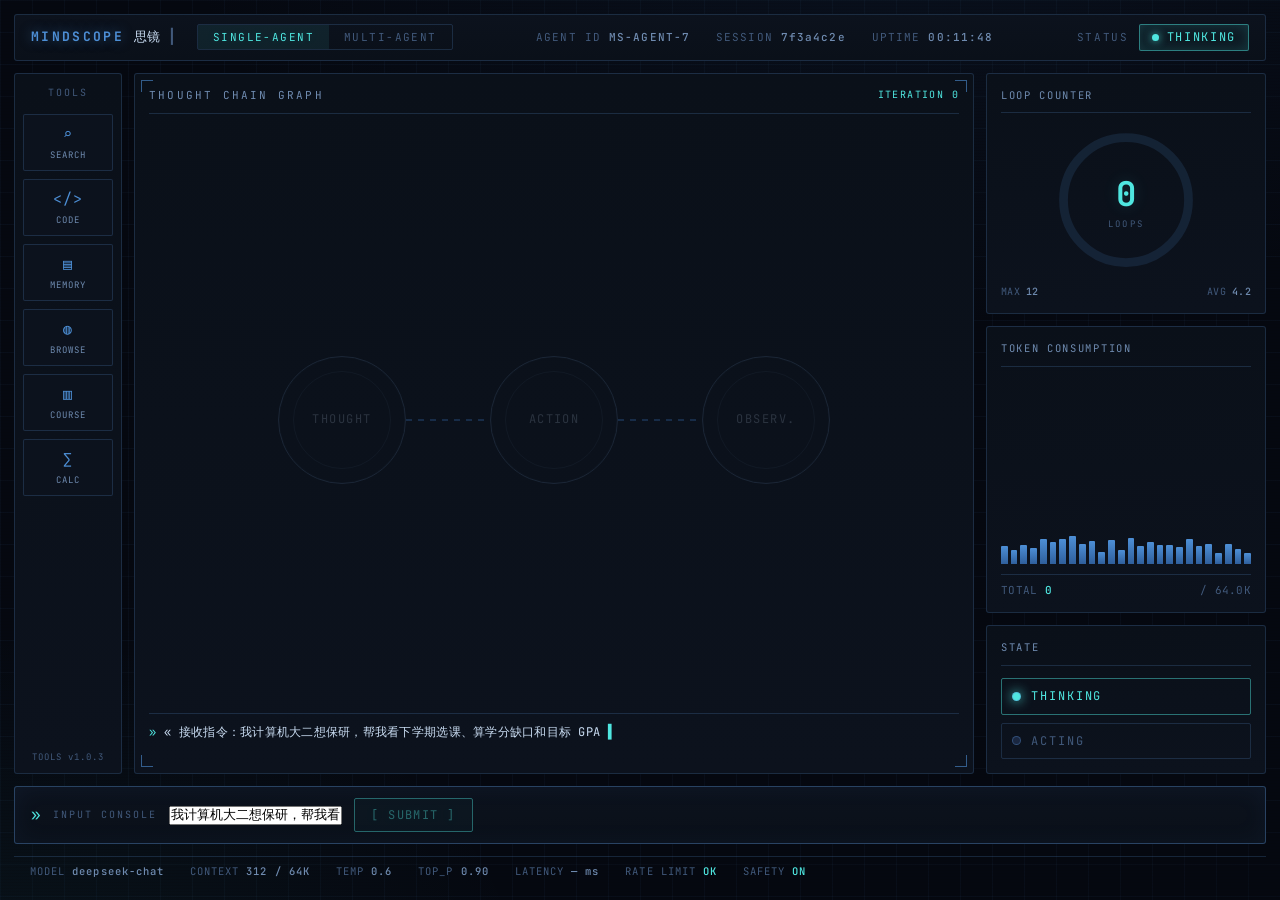
<file: web/mock.html>
<!DOCTYPE html>
<html lang="zh-CN">
<head>
<meta charset="UTF-8" />
<meta name="viewport" content="width=device-width, initial-scale=1.0" />
<title>MindScope 思镜 · Agent Observatory</title>
<link rel="preconnect" href="https://fonts.googleapis.com" />
<link rel="preconnect" href="https://fonts.gstatic.com" crossorigin />
<link href="https://fonts.googleapis.com/css2?family=JetBrains+Mono:wght@400;500;700&display=swap" rel="stylesheet" />
<link rel="stylesheet" href="style.css" />
</head>
<body>
<div class="grid-overlay"></div>
<div class="scanlines"></div>

<div class="console">

  <!-- ===== TOP BAR ===== -->
  <header class="topbar">
    <div class="topbar-left">
      <span class="brand">MINDSCOPE</span>
      <span class="brand-cn">思镜</span>
      <span class="divider">▎</span>
      <div class="mode-toggle">
        <button id="mode-single" class="active">SINGLE-AGENT</button>
        <button id="mode-multi">MULTI-AGENT</button>
      </div>
    </div>
    <div class="topbar-center">
      <span>AGENT&nbsp;ID&nbsp;<b>MS-AGENT-7</b></span>
      <span>SESSION&nbsp;<b>7f3a4c2e</b></span>
      <span>UPTIME&nbsp;<b id="uptime">00:11:47</b></span>
    </div>
    <div class="topbar-right">
      <span class="status-label">STATUS</span>
      <span class="status-pill" id="status-pill"><i class="dot"></i><span id="status-text">IDLE</span></span>
    </div>
  </header>

  <!-- ===== MAIN ===== -->
  <main class="layout" id="layout">

    <!-- LEFT TOOL RAIL -->
    <aside class="rail">
      <div class="rail-head">TOOLS</div>
      <button class="tool" data-tool="search"><span class="tool-ico">⌕</span><span class="tool-name">SEARCH</span></button>
      <button class="tool" data-tool="code"><span class="tool-ico">&lt;/&gt;</span><span class="tool-name">CODE</span></button>
      <button class="tool" data-tool="memory"><span class="tool-ico">▤</span><span class="tool-name">MEMORY</span></button>
      <button class="tool" data-tool="browse"><span class="tool-ico">◍</span><span class="tool-name">BROWSE</span></button>
      <button class="tool" data-tool="course"><span class="tool-ico">▥</span><span class="tool-name">COURSE</span></button>
      <button class="tool" data-tool="calc"><span class="tool-ico">∑</span><span class="tool-name">CALC</span></button>
      <div class="rail-foot">TOOLS&nbsp;v1.0.3</div>
    </aside>

    <!-- CENTER: swappable views -->
    <section class="center-stage">

      <!-- SINGLE AGENT VIEW -->
      <div class="view view-single" id="view-single">
        <div class="panel observatory">
          <div class="corner tl"></div><div class="corner tr"></div>
          <div class="corner bl"></div><div class="corner br"></div>
          <div class="panel-head">
            <span>THOUGHT&nbsp;CHAIN&nbsp;GRAPH</span>
            <span class="panel-sub" id="iter-label">ITERATION 0</span>
          </div>
          <div class="chain" id="chain">
            <div class="node" data-kind="thought" id="node-thought">
              <div class="node-ring"></div><div class="node-core">THOUGHT</div>
            </div>
            <div class="link" id="link-1"><span class="flow"></span></div>
            <div class="node" data-kind="action" id="node-action">
              <div class="node-ring"></div><div class="node-core">ACTION</div>
            </div>
            <div class="link" id="link-2"><span class="flow"></span></div>
            <div class="node" data-kind="observation" id="node-observation">
              <div class="node-ring"></div><div class="node-core">OBSERV.</div>
            </div>
          </div>
          <div class="readout" id="readout">
            <div class="readout-line"><span class="rk">»</span> <span id="readout-text" class="rt">system idle — awaiting instruction</span><span class="caret">▌</span></div>
          </div>
        </div>
      </div>

      <!-- MULTI AGENT VIEW -->
      <div class="view view-multi" id="view-multi" hidden>
        <div class="ma-inner">
          <section class="panel timeline">
            <div class="panel-head"><span>MASTER&nbsp;TIMELINE</span><span class="panel-sub" id="phase-label">— STANDBY</span></div>
            <div class="timeline-track">
              <div class="marker" style="left:20%"></div><div class="marker" style="left:45%"></div><div class="marker" style="left:70%"></div>
              <div class="sweep"></div>
            </div>
          </section>

          <div class="agents">
            <section class="panel agent" id="ag-planner">
              <div class="corner tl"></div><div class="corner br"></div>
              <div class="agent-head"><div><div class="agent-name">PLANNER</div><div class="agent-role">规划 · 任务拆解</div></div><span class="agent-badge" id="badge-planner">WAIT</span></div>
              <div class="agent-graph"><svg viewBox="0 0 200 160">
                <line class="ag-edge" x1="40" y1="40" x2="100" y2="82"/><line class="ag-edge" x1="160" y1="48" x2="100" y2="82"/>
                <line class="ag-edge" x1="55" y1="120" x2="100" y2="82"/><line class="ag-edge" x1="140" y1="124" x2="100" y2="82"/>
                <circle class="ag-node" cx="40" cy="40" r="9"/><circle class="ag-node" cx="160" cy="48" r="9"/>
                <circle class="ag-node" cx="55" cy="120" r="9"/><circle class="ag-node" cx="140" cy="124" r="9"/>
                <circle class="ag-node hot" cx="100" cy="82" r="13"/></svg></div>
              <div class="agent-rows"><div class="ar"><span>SUBTASKS</span><b id="p-sub">—</b></div><div class="ar"><span>DEPTH</span><b id="p-depth">—</b></div><div class="ar"><span>TOKENS</span><b id="p-tok">0</b></div></div>
            </section>

            <div class="pipe" id="pipe-1"><span class="wire"></span><span class="pkt"></span></div>

            <section class="panel agent" id="ag-executor">
              <div class="corner tl"></div><div class="corner br"></div>
              <div class="agent-head"><div><div class="agent-name">EXECUTOR</div><div class="agent-role">执行 · 工具调用</div></div><span class="agent-badge" id="badge-executor">WAIT</span></div>
              <div class="agent-graph"><svg viewBox="0 0 200 160">
                <line class="ag-edge" x1="35" y1="80" x2="80" y2="80"/><line class="ag-edge" x1="80" y1="80" x2="125" y2="50"/>
                <line class="ag-edge" x1="80" y1="80" x2="125" y2="112"/><line class="ag-edge" x1="125" y1="50" x2="168" y2="80"/>
                <line class="ag-edge" x1="125" y1="112" x2="168" y2="80"/>
                <circle class="ag-node" cx="35" cy="80" r="9"/><circle class="ag-node hot" cx="80" cy="80" r="12"/>
                <circle class="ag-node" cx="125" cy="50" r="9"/><circle class="ag-node" cx="125" cy="112" r="9"/><circle class="ag-node" cx="168" cy="80" r="9"/></svg></div>
              <div class="agent-rows"><div class="ar"><span>STEP</span><b id="e-step">—</b></div><div class="ar"><span>TOOL&nbsp;CALLS</span><b id="e-calls">0</b></div><div class="ar"><span>TOKENS</span><b id="e-tok">0</b></div></div>
            </section>

            <div class="pipe" id="pipe-2"><span class="wire"></span><span class="pkt"></span></div>

            <section class="panel agent" id="ag-reflector">
              <div class="corner tl"></div><div class="corner br"></div>
              <div class="agent-head"><div><div class="agent-name">REFLECTOR</div><div class="agent-role">反思 · 自我纠错</div></div><span class="agent-badge" id="badge-reflector">WAIT</span></div>
              <div class="agent-graph"><svg viewBox="0 0 200 160">
                <line class="ag-edge" x1="60" y1="45" x2="100" y2="82"/><line class="ag-edge" x1="140" y1="45" x2="100" y2="82"/><line class="ag-edge" x1="100" y1="82" x2="100" y2="130"/>
                <circle class="ag-node" cx="60" cy="45" r="9"/><circle class="ag-node" cx="140" cy="45" r="9"/>
                <circle class="ag-node hot" cx="100" cy="82" r="13"/><circle class="ag-node" cx="100" cy="130" r="9"/></svg></div>
              <div class="agent-rows"><div class="ar"><span>VERDICT</span><b id="r-verdict">—</b></div><div class="ar"><span>RETRIES</span><b id="r-retry">0</b></div><div class="ar"><span>TOKENS</span><b id="r-tok">0</b></div></div>
            </section>
          </div>

          <div class="dash-strip">
            <div class="panel dash"><div class="dl">ACTIVE&nbsp;AGENT</div><div class="dv" id="d-active">—</div></div>
            <div class="panel dash"><div class="dl">TOTAL&nbsp;TOKENS</div><div class="dv" id="d-tokens">0</div><div class="dsub">/ 96.0K budget</div></div>
            <div class="panel dash"><div class="dl">MESSAGES&nbsp;PASSED</div><div class="dv cobalt" id="d-msgs">0</div></div>
            <div class="panel dash"><div class="dl">ELAPSED</div><div class="dv cobalt" id="d-elapsed">0.0s</div></div>
          </div>
        </div>
      </div>

    </section>

    <!-- RIGHT INSTRUMENTS (single mode) -->
    <aside class="instruments" id="instruments">
      <div class="panel gauge-panel">
        <div class="panel-head sm">LOOP&nbsp;COUNTER</div>
        <div class="gauge">
          <svg viewBox="0 0 120 120"><circle class="g-track" cx="60" cy="60" r="50"/><circle class="g-fill" cx="60" cy="60" r="50" id="gauge-fill"/></svg>
          <div class="gauge-val"><b id="loop-count">0</b><small>LOOPS</small></div>
        </div>
        <div class="gauge-meta"><span>MAX&nbsp;<b>12</b></span><span>AVG&nbsp;<b>4.2</b></span></div>
      </div>
      <div class="panel token-panel">
        <div class="panel-head sm">TOKEN&nbsp;CONSUMPTION</div>
        <div class="bars" id="bars"></div>
        <div class="token-meta"><span>TOTAL&nbsp;<b id="token-total">0</b></span><span>/&nbsp;64.0K</span></div>
      </div>
      <div class="panel state-panel">
        <div class="panel-head sm">STATE</div>
        <div class="state-row" data-state="thinking" id="st-thinking"><i class="led"></i><span>THINKING</span></div>
        <div class="state-row" data-state="acting" id="st-acting"><i class="led"></i><span>ACTING</span></div>
      </div>
    </aside>
  </main>

  <!-- INPUT CONSOLE -->
  <footer class="input-console">
    <span class="prompt-glyph">»</span>
    <span class="console-label">INPUT CONSOLE</span>
    <input id="cmd" type="text" autocomplete="off" placeholder="Enter your instruction or question…"
           value="我计算机大二想保研，帮我看下学期选课、算学分缺口和目标 GPA" />
    <button id="run" class="submit">[ SUBMIT ]</button>
  </footer>

  <div class="statusbar">
    <span>MODEL&nbsp;<b>deepseek-chat</b></span>
    <span>CONTEXT&nbsp;<b id="ctx">312 / 64K</b></span>
    <span>TEMP&nbsp;<b>0.6</b></span>
    <span>TOP_P&nbsp;<b>0.90</b></span>
    <span>LATENCY&nbsp;<b id="lat">— ms</b></span>
    <span>RATE&nbsp;LIMIT&nbsp;<b class="ok">OK</b></span>
    <span>SAFETY&nbsp;<b class="ok">ON</b></span>
  </div>

</div>

<!-- ===== TOOL-CALL DRILL-IN DRAWER ===== -->
<div class="drawer-backdrop" id="drawer" hidden>
  <section class="drawer-panel panel tc-card">
    <button class="drawer-close" id="drawer-close">✕ CLOSE</button>
    <div class="corner tl"></div><div class="corner bl"></div>
    <div class="tc-title">
      <h2>tool.call:&nbsp;<span class="ns" id="d-ns">web.</span><span class="fn" id="d-fn">search</span></h2>
      <span class="tc-chip pending" id="d-chip"><i class="d">●</i>&nbsp;<span id="d-chip-text">PENDING</span></span>
    </div>
    <div class="tc-section">
      <div class="sh">INPUT&nbsp;PARAMETERS</div>
      <div class="code-block" id="d-params"></div>
    </div>
    <div class="tc-section">
      <div class="sh">EXECUTION&nbsp;STATUS</div>
      <div class="exec-bar"><i id="d-exec-fill"></i></div>
      <div class="exec-stages"><span id="d-stg-pending">● PENDING</span><span id="d-stg-exec">● EXECUTING</span><span id="d-stg-done">● COMPLETE</span></div>
    </div>
    <div class="tc-section" style="flex:1;">
      <div class="sh">OUTPUT&nbsp;RESULT&nbsp;<span id="d-res-count" class="panel-sub"></span></div>
      <div class="code-block" id="d-result" style="min-height:60px;">—</div>
    </div>
    <div class="tc-foot">
      <div><div class="fl">LATENCY</div><div class="fv" id="d-lat">— ms</div></div>
      <div><div class="fl">TOKENS</div><div class="fv" id="d-tok">—</div></div>
      <div><div class="fl">COST</div><div class="fv" id="d-cost">—</div></div>
      <div><div class="fl">TIMESTAMP</div><div class="fv" id="d-ts">—</div></div>
      <div><div class="fl">MODEL</div><div class="fv">deepseek-chat</div></div>
    </div>
  </section>
</div>

<script src="mock.js"></script>
</body>
</html>
</file>
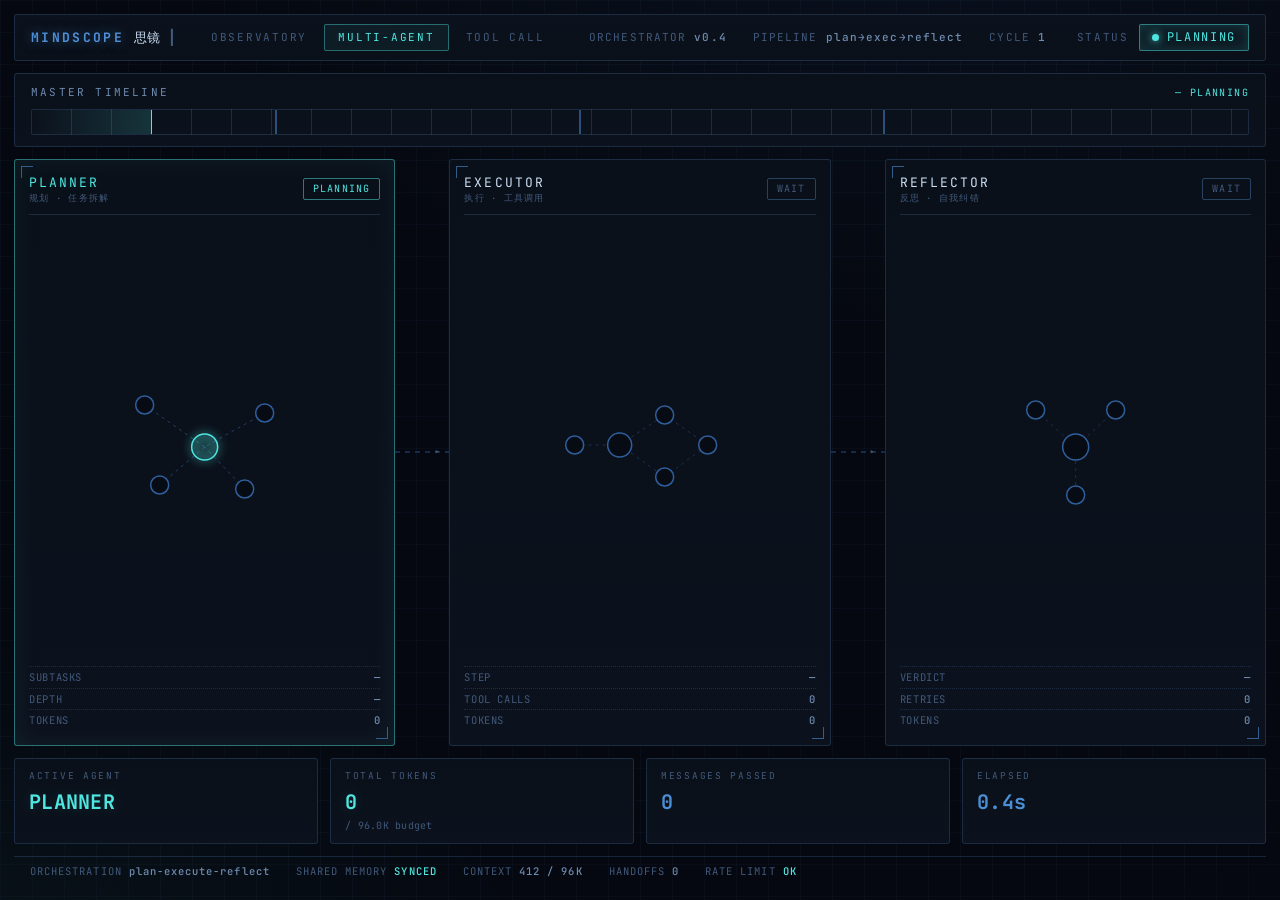
<file: web/multi-agent.html>
<!DOCTYPE html>
<html lang="zh-CN">
<head>
<meta charset="UTF-8" />
<meta name="viewport" content="width=device-width, initial-scale=1.0" />
<title>MindScope 思镜 · Multi-Agent</title>
<link rel="preconnect" href="https://fonts.googleapis.com" />
<link rel="preconnect" href="https://fonts.gstatic.com" crossorigin />
<link href="https://fonts.googleapis.com/css2?family=JetBrains+Mono:wght@400;500;700&display=swap" rel="stylesheet" />
<link rel="stylesheet" href="style.css" />
</head>
<body>
<div class="grid-overlay"></div>
<div class="scanlines"></div>

<div class="console">

  <header class="topbar">
    <div class="topbar-left">
      <span class="brand">MINDSCOPE</span>
      <span class="brand-cn">思镜</span>
      <span class="divider">▎</span>
      <nav class="tabs">
        <a href="index.html" class="tab">OBSERVATORY</a>
        <a href="multi-agent.html" class="tab active">MULTI-AGENT</a>
        <a href="tool-call.html" class="tab">TOOL&nbsp;CALL</a>
      </nav>
    </div>
    <div class="topbar-center">
      <span>ORCHESTRATOR&nbsp;<b>v0.4</b></span>
      <span>PIPELINE&nbsp;<b>plan→exec→reflect</b></span>
      <span>CYCLE&nbsp;<b id="cycle">1</b></span>
    </div>
    <div class="topbar-right">
      <span class="status-label">STATUS</span>
      <span class="status-pill" id="status-pill"><i class="dot"></i><span id="status-text">IDLE</span></span>
    </div>
  </header>

  <main class="ma-layout">

    <!-- master timeline -->
    <section class="panel timeline">
      <div class="panel-head"><span>MASTER&nbsp;TIMELINE</span><span class="panel-sub" id="phase-label">— STANDBY</span></div>
      <div class="timeline-track">
        <div class="marker" style="left:20%"></div>
        <div class="marker" style="left:45%"></div>
        <div class="marker" style="left:70%"></div>
        <div class="sweep"></div>
      </div>
    </section>

    <!-- three agents + pipes -->
    <div class="agents">

      <!-- PLANNER -->
      <section class="panel agent" id="ag-planner">
        <div class="corner tl"></div><div class="corner br"></div>
        <div class="agent-head">
          <div><div class="agent-name">PLANNER</div><div class="agent-role">规划 · 任务拆解</div></div>
          <span class="agent-badge" id="badge-planner">WAIT</span>
        </div>
        <div class="agent-graph">
          <svg viewBox="0 0 200 160">
            <line class="ag-edge" x1="40" y1="40" x2="100" y2="82"/>
            <line class="ag-edge" x1="160" y1="48" x2="100" y2="82"/>
            <line class="ag-edge" x1="55" y1="120" x2="100" y2="82"/>
            <line class="ag-edge" x1="140" y1="124" x2="100" y2="82"/>
            <circle class="ag-node" cx="40" cy="40" r="9"/>
            <circle class="ag-node" cx="160" cy="48" r="9"/>
            <circle class="ag-node" cx="55" cy="120" r="9"/>
            <circle class="ag-node" cx="140" cy="124" r="9"/>
            <circle class="ag-node hot" cx="100" cy="82" r="13"/>
          </svg>
        </div>
        <div class="agent-rows">
          <div class="ar"><span>SUBTASKS</span><b id="p-sub">—</b></div>
          <div class="ar"><span>DEPTH</span><b id="p-depth">—</b></div>
          <div class="ar"><span>TOKENS</span><b id="p-tok">0</b></div>
        </div>
      </section>

      <div class="pipe" id="pipe-1"><span class="wire"></span><span class="pkt"></span></div>

      <!-- EXECUTOR -->
      <section class="panel agent" id="ag-executor">
        <div class="corner tl"></div><div class="corner br"></div>
        <div class="agent-head">
          <div><div class="agent-name">EXECUTOR</div><div class="agent-role">执行 · 工具调用</div></div>
          <span class="agent-badge" id="badge-executor">WAIT</span>
        </div>
        <div class="agent-graph">
          <svg viewBox="0 0 200 160">
            <line class="ag-edge" x1="35" y1="80" x2="80" y2="80"/>
            <line class="ag-edge" x1="80" y1="80" x2="125" y2="50"/>
            <line class="ag-edge" x1="80" y1="80" x2="125" y2="112"/>
            <line class="ag-edge" x1="125" y1="50" x2="168" y2="80"/>
            <line class="ag-edge" x1="125" y1="112" x2="168" y2="80"/>
            <circle class="ag-node" cx="35" cy="80" r="9"/>
            <circle class="ag-node hot" cx="80" cy="80" r="12"/>
            <circle class="ag-node" cx="125" cy="50" r="9"/>
            <circle class="ag-node" cx="125" cy="112" r="9"/>
            <circle class="ag-node" cx="168" cy="80" r="9"/>
          </svg>
        </div>
        <div class="agent-rows">
          <div class="ar"><span>STEP</span><b id="e-step">—</b></div>
          <div class="ar"><span>TOOL&nbsp;CALLS</span><b id="e-calls">0</b></div>
          <div class="ar"><span>TOKENS</span><b id="e-tok">0</b></div>
        </div>
      </section>

      <div class="pipe" id="pipe-2"><span class="wire"></span><span class="pkt"></span></div>

      <!-- REFLECTOR -->
      <section class="panel agent" id="ag-reflector">
        <div class="corner tl"></div><div class="corner br"></div>
        <div class="agent-head">
          <div><div class="agent-name">REFLECTOR</div><div class="agent-role">反思 · 自我纠错</div></div>
          <span class="agent-badge" id="badge-reflector">WAIT</span>
        </div>
        <div class="agent-graph">
          <svg viewBox="0 0 200 160">
            <line class="ag-edge" x1="60" y1="45" x2="100" y2="82"/>
            <line class="ag-edge" x1="140" y1="45" x2="100" y2="82"/>
            <line class="ag-edge" x1="100" y1="82" x2="100" y2="130"/>
            <circle class="ag-node" cx="60" cy="45" r="9"/>
            <circle class="ag-node" cx="140" cy="45" r="9"/>
            <circle class="ag-node hot" cx="100" cy="82" r="13"/>
            <circle class="ag-node" cx="100" cy="130" r="9"/>
          </svg>
        </div>
        <div class="agent-rows">
          <div class="ar"><span>VERDICT</span><b id="r-verdict">—</b></div>
          <div class="ar"><span>RETRIES</span><b id="r-retry">0</b></div>
          <div class="ar"><span>TOKENS</span><b id="r-tok">0</b></div>
        </div>
      </section>

    </div>

    <!-- bottom dashboards -->
    <div class="dash-strip">
      <div class="panel dash"><div class="dl">ACTIVE&nbsp;AGENT</div><div class="dv" id="d-active">—</div></div>
      <div class="panel dash"><div class="dl">TOTAL&nbsp;TOKENS</div><div class="dv" id="d-tokens">0</div><div class="dsub">/ 96.0K budget</div></div>
      <div class="panel dash"><div class="dl">MESSAGES&nbsp;PASSED</div><div class="dv cobalt" id="d-msgs">0</div></div>
      <div class="panel dash"><div class="dl">ELAPSED</div><div class="dv cobalt" id="d-elapsed">0.0s</div></div>
    </div>

  </main>

  <div class="statusbar">
    <span>ORCHESTRATION&nbsp;<b>plan-execute-reflect</b></span>
    <span>SHARED&nbsp;MEMORY&nbsp;<b class="ok">SYNCED</b></span>
    <span>CONTEXT&nbsp;<b id="ctx">412 / 96K</b></span>
    <span>HANDOFFS&nbsp;<b id="handoffs">0</b></span>
    <span>RATE&nbsp;LIMIT&nbsp;<b class="ok">OK</b></span>
  </div>

</div>

<script src="multi-agent.js"></script>
</body>
</html>
</file>
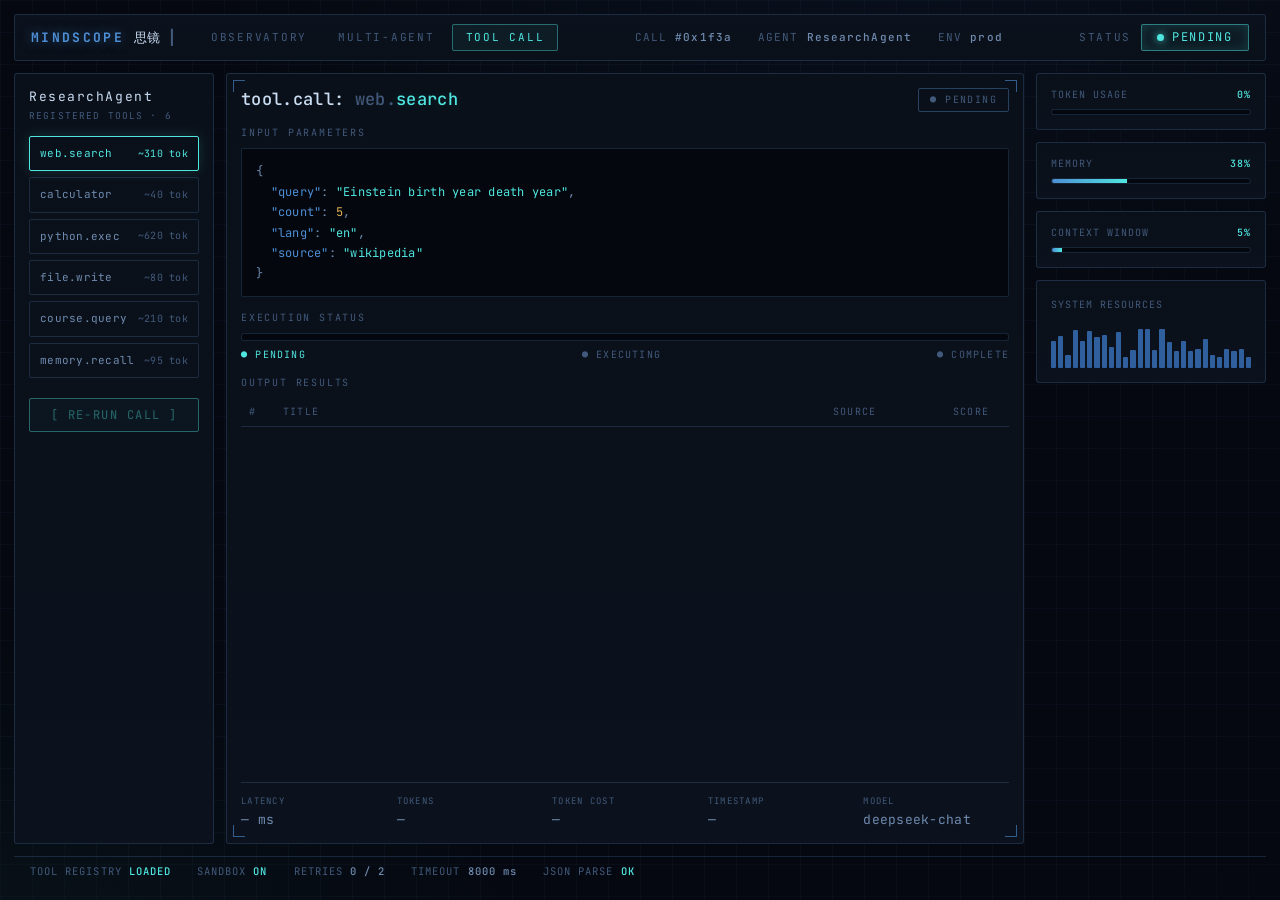
<file: web/tool-call.html>
<!DOCTYPE html>
<html lang="zh-CN">
<head>
<meta charset="UTF-8" />
<meta name="viewport" content="width=device-width, initial-scale=1.0" />
<title>MindScope 思镜 · Tool Call</title>
<link rel="preconnect" href="https://fonts.googleapis.com" />
<link rel="preconnect" href="https://fonts.gstatic.com" crossorigin />
<link href="https://fonts.googleapis.com/css2?family=JetBrains+Mono:wght@400;500;700&display=swap" rel="stylesheet" />
<link rel="stylesheet" href="style.css" />
</head>
<body>
<div class="grid-overlay"></div>
<div class="scanlines"></div>

<div class="console">

  <header class="topbar">
    <div class="topbar-left">
      <span class="brand">MINDSCOPE</span>
      <span class="brand-cn">思镜</span>
      <span class="divider">▎</span>
      <nav class="tabs">
        <a href="index.html" class="tab">OBSERVATORY</a>
        <a href="multi-agent.html" class="tab">MULTI-AGENT</a>
        <a href="tool-call.html" class="tab active">TOOL&nbsp;CALL</a>
      </nav>
    </div>
    <div class="topbar-center">
      <span>CALL&nbsp;<b>#0x1f3a</b></span>
      <span>AGENT&nbsp;<b>ResearchAgent</b></span>
      <span>ENV&nbsp;<b>prod</b></span>
    </div>
    <div class="topbar-right">
      <span class="status-label">STATUS</span>
      <span class="status-pill" id="status-pill"><i class="dot"></i><span id="status-text">IDLE</span></span>
    </div>
  </header>

  <main class="tc-layout">

    <!-- left tool list -->
    <aside class="panel tool-list">
      <div class="tl-agent">ResearchAgent</div>
      <div class="tl-sub">REGISTERED&nbsp;TOOLS&nbsp;·&nbsp;6</div>
      <div class="tl-item active"><span>web.search</span><span class="cost">~310 tok</span></div>
      <div class="tl-item"><span>calculator</span><span class="cost">~40 tok</span></div>
      <div class="tl-item"><span>python.exec</span><span class="cost">~620 tok</span></div>
      <div class="tl-item"><span>file.write</span><span class="cost">~80 tok</span></div>
      <div class="tl-item"><span>course.query</span><span class="cost">~210 tok</span></div>
      <div class="tl-item"><span>memory.recall</span><span class="cost">~95 tok</span></div>
      <button id="rerun" class="submit" style="width:100%;margin-top:14px;">[ RE-RUN CALL ]</button>
    </aside>

    <!-- center card -->
    <section class="panel tc-card">
      <div class="corner tl"></div><div class="corner tr"></div>
      <div class="corner bl"></div><div class="corner br"></div>

      <div class="tc-title">
        <h2>tool.call:&nbsp;<span class="ns">web.</span><span class="fn">search</span></h2>
        <span class="tc-chip pending" id="chip"><i class="d">●</i>&nbsp;<span id="chip-text">PENDING</span></span>
      </div>

      <div class="tc-section">
        <div class="sh">INPUT&nbsp;PARAMETERS</div>
        <div class="code-block">{
  <span class="k">"query"</span>: <span class="s">"Einstein birth year death year"</span>,
  <span class="k">"count"</span>: <span class="n">5</span>,
  <span class="k">"lang"</span>: <span class="s">"en"</span>,
  <span class="k">"source"</span>: <span class="s">"wikipedia"</span>
}</div>
      </div>

      <div class="tc-section">
        <div class="sh">EXECUTION&nbsp;STATUS</div>
        <div class="exec-bar"><i id="exec-fill"></i></div>
        <div class="exec-stages">
          <span id="stg-pending">● PENDING</span>
          <span id="stg-exec">● EXECUTING</span>
          <span id="stg-done">● COMPLETE</span>
        </div>
      </div>

      <div class="tc-section" style="flex:1;">
        <div class="sh">OUTPUT&nbsp;RESULTS&nbsp;<span id="res-count" class="panel-sub"></span></div>
        <table class="tc-table">
          <thead><tr><th style="width:34px">#</th><th>TITLE</th><th style="width:120px">SOURCE</th><th style="width:64px">SCORE</th></tr></thead>
          <tbody id="res-body"></tbody>
        </table>
      </div>

      <div class="tc-foot">
        <div><div class="fl">LATENCY</div><div class="fv" id="f-lat">— ms</div></div>
        <div><div class="fl">TOKENS</div><div class="fv" id="f-tok">—</div></div>
        <div><div class="fl">TOKEN&nbsp;COST</div><div class="fv" id="f-cost">—</div></div>
        <div><div class="fl">TIMESTAMP</div><div class="fv" id="f-ts">—</div></div>
        <div><div class="fl">MODEL</div><div class="fv">deepseek-chat</div></div>
      </div>
    </section>

    <!-- right gauges -->
    <aside class="tc-gauges">
      <div class="panel mini-meter">
        <div class="mh"><span>TOKEN&nbsp;USAGE</span><b id="g-tok">0%</b></div>
        <div class="meter-track"><i id="g-tok-fill" style="width:0%"></i></div>
      </div>
      <div class="panel mini-meter">
        <div class="mh"><span>MEMORY</span><b id="g-mem">38%</b></div>
        <div class="meter-track"><i style="width:38%"></i></div>
      </div>
      <div class="panel mini-meter">
        <div class="mh"><span>CONTEXT&nbsp;WINDOW</span><b id="g-ctx">5%</b></div>
        <div class="meter-track"><i id="g-ctx-fill" style="width:5%"></i></div>
      </div>
      <div class="panel">
        <div class="mh" style="margin-bottom:4px;"><span style="color:var(--ink-faint);font-size:10px;letter-spacing:.1em">SYSTEM&nbsp;RESOURCES</span></div>
        <div class="spark" id="spark"></div>
      </div>
    </aside>

  </main>

  <div class="statusbar">
    <span>TOOL&nbsp;REGISTRY&nbsp;<b class="ok">LOADED</b></span>
    <span>SANDBOX&nbsp;<b class="ok">ON</b></span>
    <span>RETRIES&nbsp;<b>0 / 2</b></span>
    <span>TIMEOUT&nbsp;<b>8000 ms</b></span>
    <span>JSON&nbsp;PARSE&nbsp;<b class="ok">OK</b></span>
  </div>

</div>

<script src="tool-call.js"></script>
</body>
</html>
</file>
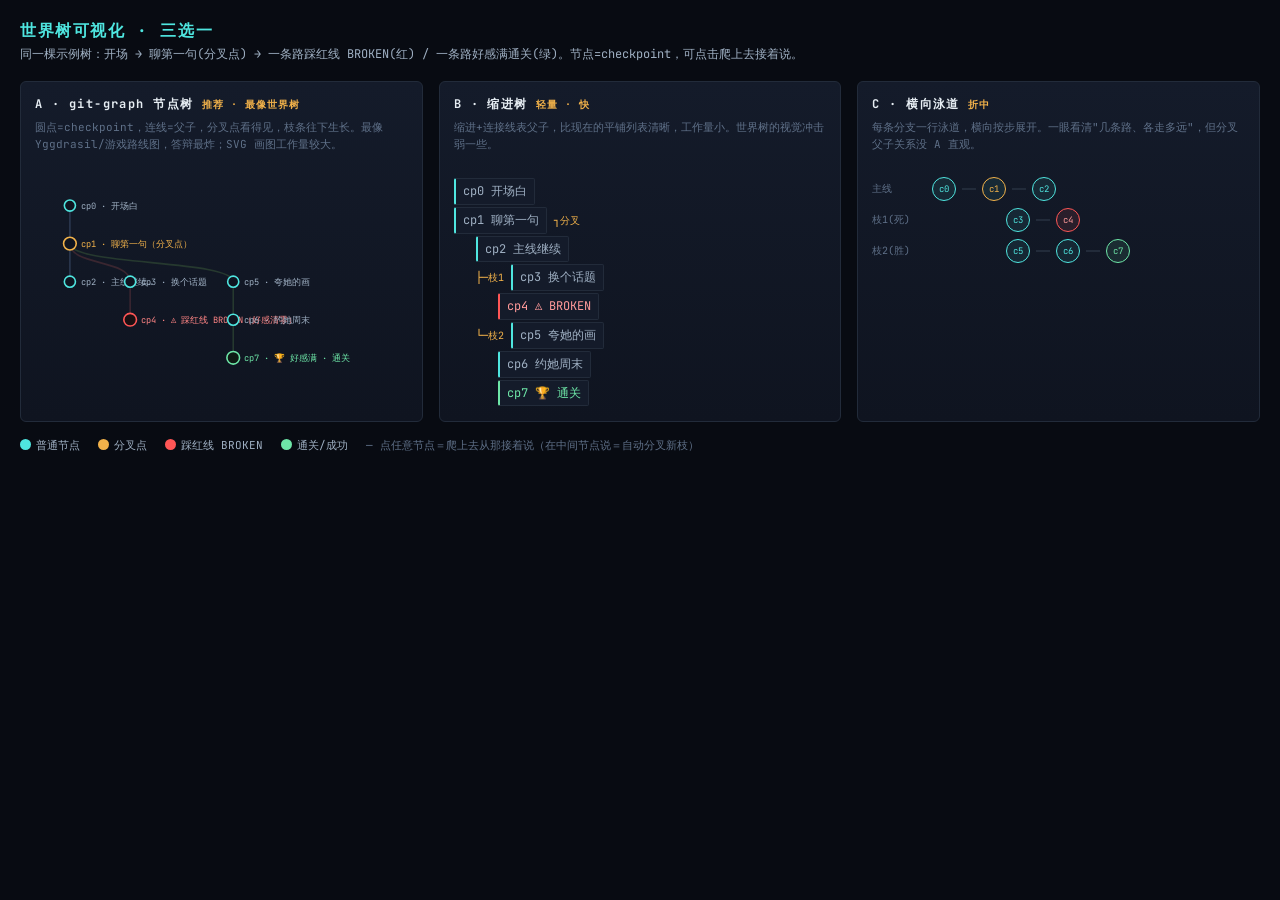
<file: web/treemock.html>
<!DOCTYPE html>
<html lang="zh-CN">
<head>
<meta charset="UTF-8" />
<title>世界树可视化 · Mockup</title>
<link href="https://fonts.googleapis.com/css2?family=JetBrains+Mono:wght@400;500;700&display=swap" rel="stylesheet" />
<style>
  :root{ --phos:#4fe6e0; --amber:#f2b24a; --red:#ff5656; --green:#6ee7a8;
    --ink:#e6edf3; --dim:#9fb0c3; --faint:#5f7088; --panel:#0f1420; --panel2:#141b2a; --hair:#222b3a; }
  *{ box-sizing:border-box; }
  body{ margin:0; background:#080b12; color:var(--ink); font-family:"JetBrains Mono",monospace; padding:20px; }
  h1{ font-size:16px; letter-spacing:.1em; color:var(--phos); margin:0 0 4px; }
  .sub{ color:var(--dim); font-size:12px; margin-bottom:18px; }
  .row{ display:grid; grid-template-columns:1fr 1fr 1fr; gap:16px; }
  .card{ background:linear-gradient(180deg,var(--panel2),var(--panel)); border:1px solid var(--hair); border-radius:6px; padding:14px; }
  .card h2{ font-size:12px; letter-spacing:.12em; color:var(--ink); margin:0 0 2px; }
  .tag{ font-size:10px; color:var(--amber); letter-spacing:.1em; }
  .card .desc{ font-size:11px; color:var(--faint); margin:6px 0 12px; line-height:1.5; min-height:46px; }
  /* —— B 缩进树 —— */
  .itree{ font-size:12px; line-height:1.9; }
  .itree .n{ display:inline-block; padding:1px 7px; border:1px solid var(--hair); border-left:2px solid var(--phos);
    border-radius:2px; color:var(--dim); background:var(--panel2); margin:1px 0; }
  .itree .lvl1{ margin-left:0; } .itree .lvl2{ margin-left:22px; } .itree .lvl3{ margin-left:44px; }
  .itree .broken{ border-left-color:var(--red); color:#ff9a9a; }
  .itree .win{ border-left-color:var(--green); color:var(--green); }
  .itree .fork{ color:var(--amber); font-size:10px; }
  /* —— C 泳道 —— */
  .lane{ display:flex; align-items:center; gap:6px; margin:7px 0; }
  .lane .lbl{ width:54px; font-size:10px; color:var(--faint); }
  .dot{ width:24px; height:24px; border-radius:50%; border:1.5px solid var(--phos); display:flex; align-items:center;
    justify-content:center; font-size:9px; color:var(--phos); background:rgba(79,230,224,.08); flex:0 0 auto; }
  .link{ width:14px; height:2px; background:var(--hair); flex:0 0 auto; }
  .dot.b{ border-color:var(--red); color:#ff9a9a; background:rgba(255,86,86,.1);} .dot.w{ border-color:var(--green); color:var(--green); background:rgba(110,231,168,.1);}
  .dot.f{ border-color:var(--amber); color:var(--amber); }
  .legend{ margin-top:16px; font-size:11px; color:var(--dim); display:flex; gap:18px; }
  .legend i{ width:11px;height:11px;border-radius:50%;display:inline-block;margin-right:5px;vertical-align:-1px; }
  text{ font-family:"JetBrains Mono",monospace; }
</style>
</head>
<body>
  <h1>世界树可视化 · 三选一</h1>
  <div class="sub">同一棵示例树：开场 → 聊第一句(分叉点) → 一条路踩红线 BROKEN(红) / 一条路好感满通关(绿)。节点=checkpoint，可点击爬上去接着说。</div>

  <div class="row">

    <!-- A: git-graph SVG -->
    <div class="card">
      <h2>A · git-graph 节点树 <span class="tag">推荐 · 最像世界树</span></h2>
      <div class="desc">圆点=checkpoint，连线=父子，分叉点看得见，枝条往下生长。最像 Yggdrasil/游戏路线图，答辩最炸；SVG 画图工作量较大。</div>
      <svg width="100%" viewBox="0 0 470 270">
        <!-- trunk line -->
        <path d="M44,36 L44,132" stroke="#2c3850" stroke-width="2" fill="none"/>
        <!-- fork cp1 -> B(red lane) -->
        <path d="M44,84 C44,112 120,104 120,132" stroke="#3a2630" stroke-width="2" fill="none"/>
        <path d="M120,132 L120,180" stroke="#3a2630" stroke-width="2" fill="none"/>
        <!-- fork cp1 -> C(green lane) -->
        <path d="M44,84 C44,112 250,104 250,132" stroke="#26392f" stroke-width="2" fill="none"/>
        <path d="M250,132 L250,228" stroke="#26392f" stroke-width="2" fill="none"/>
        <!-- nodes trunk -->
        <circle cx="44" cy="36" r="7" fill="#0f1420" stroke="#4fe6e0" stroke-width="2"/>
        <text x="58" y="40" fill="#9fb0c3" font-size="11">cp0 · 开场白</text>
        <circle cx="44" cy="84" r="8" fill="#0f1420" stroke="#f2b24a" stroke-width="2"/>
        <text x="58" y="88" fill="#f2b24a" font-size="11">cp1 · 聊第一句（分叉点）</text>
        <circle cx="44" cy="132" r="7" fill="#0f1420" stroke="#4fe6e0" stroke-width="2"/>
        <text x="58" y="136" fill="#9fb0c3" font-size="11">cp2 · 主线继续…</text>
        <!-- nodes red branch -->
        <circle cx="120" cy="132" r="7" fill="#0f1420" stroke="#4fe6e0" stroke-width="2"/>
        <text x="134" y="136" fill="#9fb0c3" font-size="11">cp3 · 换个话题</text>
        <circle cx="120" cy="180" r="8" fill="#1a0f12" stroke="#ff5656" stroke-width="2"/>
        <text x="134" y="184" fill="#ff8585" font-size="11">cp4 · ⚠ 踩红线 BROKEN（好感清零）</text>
        <!-- nodes green branch -->
        <circle cx="250" cy="132" r="7" fill="#0f1420" stroke="#4fe6e0" stroke-width="2"/>
        <text x="264" y="136" fill="#9fb0c3" font-size="11">cp5 · 夸她的画</text>
        <circle cx="250" cy="180" r="7" fill="#0f1420" stroke="#4fe6e0" stroke-width="2"/>
        <text x="264" y="184" fill="#9fb0c3" font-size="11">cp6 · 约她周末</text>
        <circle cx="250" cy="228" r="8" fill="#0f1a14" stroke="#6ee7a8" stroke-width="2"/>
        <text x="264" y="232" fill="#6ee7a8" font-size="11">cp7 · 🏆 好感满 · 通关</text>
      </svg>
    </div>

    <!-- B: indented tree -->
    <div class="card">
      <h2>B · 缩进树 <span class="tag">轻量 · 快</span></h2>
      <div class="desc">缩进+连接线表父子，比现在的平铺列表清晰，工作量小。世界树的视觉冲击弱一些。</div>
      <div class="itree">
        <div class="lvl1"><span class="n">cp0 开场白</span></div>
        <div class="lvl1"><span class="n">cp1 聊第一句</span> <span class="fork">┐分叉</span></div>
        <div class="lvl2"><span class="n">cp2 主线继续</span></div>
        <div class="lvl2"><span class="fork">├─枝1</span> <span class="n">cp3 换个话题</span></div>
        <div class="lvl3"><span class="n broken">cp4 ⚠ BROKEN</span></div>
        <div class="lvl2"><span class="fork">└─枝2</span> <span class="n">cp5 夸她的画</span></div>
        <div class="lvl3"><span class="n">cp6 约她周末</span></div>
        <div class="lvl3"><span class="n win">cp7 🏆 通关</span></div>
      </div>
    </div>

    <!-- C: swimlanes -->
    <div class="card">
      <h2>C · 横向泳道 <span class="tag">折中</span></h2>
      <div class="desc">每条分支一行泳道，横向按步展开。一眼看清"几条路、各走多远"，但分叉父子关系没 A 直观。</div>
      <div style="margin-top:6px">
        <div class="lane"><span class="lbl">主线</span><div class="dot">c0</div><div class="link"></div><div class="dot f">c1</div><div class="link"></div><div class="dot">c2</div></div>
        <div class="lane"><span class="lbl">枝1(死)</span><div style="width:68px"></div><div class="dot">c3</div><div class="link"></div><div class="dot b">c4</div></div>
        <div class="lane"><span class="lbl">枝2(胜)</span><div style="width:68px"></div><div class="dot">c5</div><div class="link"></div><div class="dot">c6</div><div class="link"></div><div class="dot w">c7</div></div>
      </div>
    </div>

  </div>

  <div class="legend">
    <span><i style="background:#4fe6e0"></i>普通节点</span>
    <span><i style="background:#f2b24a"></i>分叉点</span>
    <span><i style="background:#ff5656"></i>踩红线 BROKEN</span>
    <span><i style="background:#6ee7a8"></i>通关/成功</span>
    <span style="color:var(--faint)">— 点任意节点＝爬上去从那接着说（在中间节点说＝自动分叉新枝）</span>
  </div>
</body>
</html>
</file>
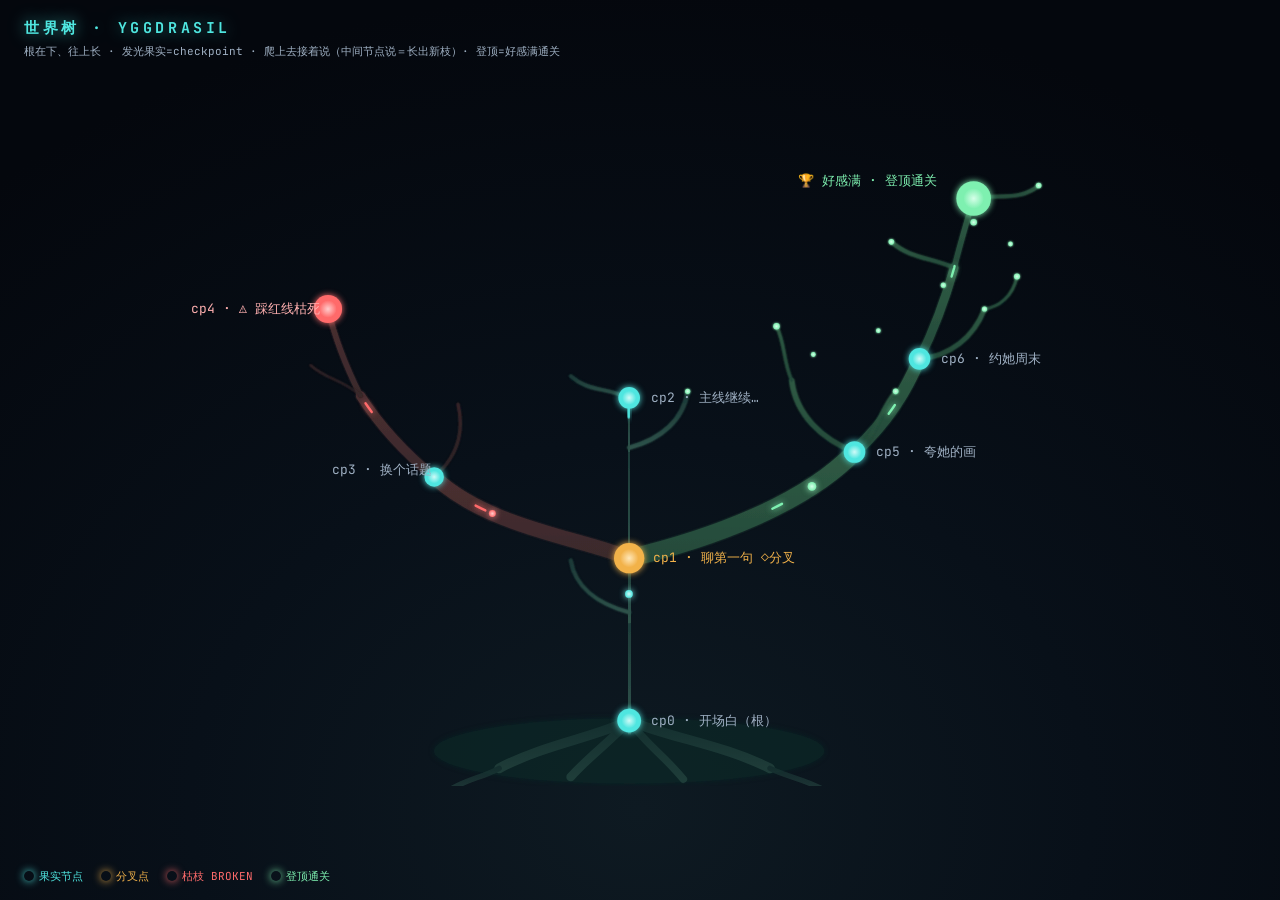
<file: web/treemock2.html>
<!DOCTYPE html>
<html lang="zh-CN">
<head>
<meta charset="UTF-8" />
<title>世界树 · 生长版</title>
<link href="https://fonts.googleapis.com/css2?family=JetBrains+Mono:wght@400;500;700&display=swap" rel="stylesheet" />
<style>
  :root{ --phos:#4fe6e0; --amber:#f2b24a; --red:#ff6b6b; --green:#7ef0b0; --ink:#e6edf3; --dim:#9fb0c3; --faint:#5f7088; }
  *{ box-sizing:border-box; } html,body{ height:100%; }
  body{ margin:0; background:radial-gradient(1000px 820px at 50% 90%, #0e1a22 0%, #081019 45%, #04070d 100%);
    color:var(--ink); font-family:"JetBrains Mono",monospace; overflow:hidden; }
  .hud{ position:fixed; top:18px; left:24px; z-index:5; }
  .hud h1{ font-size:15px; letter-spacing:.24em; color:var(--phos); margin:0; text-shadow:0 0 16px rgba(79,230,224,.6); }
  .hud .s{ font-size:11px; color:var(--dim); margin-top:6px; }
  .legend{ position:fixed; bottom:16px; left:24px; z-index:5; font-size:11px; color:var(--dim); display:flex; gap:18px; }
  .legend i{ width:10px;height:10px;border-radius:50%;display:inline-block;margin-right:5px;vertical-align:-1px;box-shadow:0 0 9px currentColor; }
  .wrap{ position:fixed; inset:0; display:flex; align-items:center; justify-content:center; }
  svg{ width:min(1040px,95vw); height:auto; }

  #crown{ animation:sway 8s ease-in-out infinite; transform-box:view-box; transform-origin:50% 78%; }
  @keyframes sway{ 0%,100%{ transform:rotate(-.7deg) } 50%{ transform:rotate(.7deg) } }

  .limb{ fill:none; stroke-linecap:round; stroke-linejoin:round; filter:url(#soft); }
  .twig{ fill:none; stroke-linecap:round; stroke-linejoin:round; }
  .root{ fill:none; stroke-linecap:round; opacity:.55; }
  .sap{ fill:none; stroke-linecap:round; stroke-width:2.2; stroke-dasharray:10 130; filter:url(#glow); animation:flow 2.8s linear infinite; }
  @keyframes flow{ to{ stroke-dashoffset:-280; } }
  .s-cyan{ stroke:var(--phos);} .s-red{ stroke:var(--red);} .s-green{ stroke:var(--green);}

  .halo{ animation:pulse 3s ease-in-out infinite; transform-box:fill-box; transform-origin:center; }
  @keyframes pulse{ 0%,100%{ opacity:.22; transform:scale(.8);} 50%{ opacity:.65; transform:scale(1.55);} }
  .node{ filter:url(#glow); }
  .fork .halo{ animation-duration:2s; } .win .halo{ animation-duration:1.5s; }
  .bad .halo{ animation:flick 1.2s steps(2) infinite; }
  @keyframes flick{ 0%,100%{opacity:.6} 50%{opacity:.15} }
  .lbl{ font-size:12px; fill:var(--dim); } .lbl.hot{fill:var(--amber);} .lbl.bad{fill:#ffb0b0;} .lbl.win{fill:var(--green);}
  .leaf{ animation:breathe 3.6s ease-in-out infinite; transform-box:fill-box; transform-origin:center; }
  .leaf:nth-child(2n){ animation-duration:4.4s; } .leaf:nth-child(3n){ animation-duration:5s; }
  @keyframes breathe{ 0%,100%{opacity:.4; transform:scale(.85)} 50%{opacity:.95; transform:scale(1.12)} }
</style>
</head>
<body>
  <div class="hud">
    <h1>世界树 · YGGDRASIL</h1>
    <div class="s">根在下、往上长 · 发光果实=checkpoint · 爬上去接着说（中间节点说＝长出新枝）· 登顶=好感满通关</div>
  </div>

  <div class="wrap">
  <svg viewBox="0 0 960 620" xmlns="http://www.w3.org/2000/svg">
    <defs>
      <filter id="glow" x="-80%" y="-80%" width="260%" height="260%"><feGaussianBlur stdDeviation="3" result="b"/><feMerge><feMergeNode in="b"/><feMergeNode in="SourceGraphic"/></feMerge></filter>
      <filter id="soft" x="-40%" y="-40%" width="180%" height="180%"><feGaussianBlur stdDeviation="1.1" result="b"/><feMerge><feMergeNode in="b"/><feMergeNode in="SourceGraphic"/></feMerge></filter>
      <radialGradient id="gc"><stop offset="0%" stop-color="#cffaf7"/><stop offset="100%" stop-color="#4fe6e0"/></radialGradient>
      <radialGradient id="ga"><stop offset="0%" stop-color="#ffe7b8"/><stop offset="100%" stop-color="#f2b24a"/></radialGradient>
      <radialGradient id="gr"><stop offset="0%" stop-color="#ffcccc"/><stop offset="100%" stop-color="#ff6b6b"/></radialGradient>
      <radialGradient id="gg"><stop offset="0%" stop-color="#d6ffe9"/><stop offset="100%" stop-color="#7ef0b0"/></radialGradient>
      <linearGradient id="barkC" x1="0" y1="1" x2="0" y2="0"><stop offset="0%" stop-color="#2e524a"/><stop offset="100%" stop-color="#1c3a38"/></linearGradient>
      <linearGradient id="barkG" x1="0" y1="1" x2="0" y2="0"><stop offset="0%" stop-color="#244a3a"/><stop offset="100%" stop-color="#2f5a44"/></linearGradient>
      <linearGradient id="barkR" x1="0" y1="1" x2="0" y2="0"><stop offset="0%" stop-color="#3a2a2c"/><stop offset="100%" stop-color="#4a2e30"/></linearGradient>
    </defs>

    <ellipse cx="470" cy="588" rx="180" ry="30" fill="#10322c" opacity=".45" filter="url(#glow)"/>

    <!-- ===== 树根（向下扎，渐细） ===== -->
    <g class="root" stroke="url(#barkC)">
      <path style="stroke-width:9" d="M470,560 C436,576 392,582 350,604"/>
      <path style="stroke-width:5" d="M350,604 C336,612 320,614 304,624"/>
      <path style="stroke-width:8" d="M470,560 C452,580 436,590 416,612"/>
      <path style="stroke-width:9" d="M470,560 C508,576 556,582 600,604"/>
      <path style="stroke-width:5" d="M600,604 C616,612 632,614 650,624"/>
      <path style="stroke-width:7" d="M470,560 C486,582 502,592 520,614"/>
    </g>

    <g id="crown">
      <!-- ===== 主枝桠（多段渐细=锥度） ===== -->
      <!-- 树干 cp0->cp1 -->
      <g class="limb" stroke="url(#barkC)">
        <path style="stroke-width:24" d="M470,560 C472,520 470,490 470,460"/>
        <path style="stroke-width:20" d="M470,460 C470,440 469,425 470,410"/>
      </g>
      <!-- 中央主线 cp1->cp2 -->
      <g class="limb" stroke="url(#barkC)">
        <path style="stroke-width:12" d="M470,410 C470,372 469,338 470,308"/>
        <path style="stroke-width:8" d="M470,308 C470,288 469,275 470,262"/>
      </g>
      <!-- 左枝(枯/红)：渐细 + 下垂感 -->
      <g class="limb" stroke="url(#barkR)">
        <path style="stroke-width:13" d="M470,410 C428,392 340,382 290,335"/>
        <path style="stroke-width:8.5" d="M290,335 C262,312 240,288 222,260"/>
        <path style="stroke-width:5" d="M222,260 C208,232 198,206 192,180"/>
      </g>
      <!-- 右枝(茂/绿)：向上伸展、渐细 -->
      <g class="limb" stroke="url(#barkG)">
        <path style="stroke-width:16" d="M470,410 C546,392 632,360 678,312"/>
        <path style="stroke-width:11.5" d="M678,312 C710,282 726,254 738,226"/>
        <path style="stroke-width:8" d="M738,226 C752,198 762,170 770,142"/>
        <path style="stroke-width:5" d="M770,142 C776,118 782,98 788,78"/>
      </g>

      <!-- ===== 小枝桠 twig（分形感，渐细到梢） ===== -->
      <g class="twig" filter="url(#soft)">
        <!-- 绿枝上的小枝 -->
        <path stroke="url(#barkG)" style="stroke-width:4.5" d="M678,312 C648,300 624,278 620,246"/>
        <path stroke="url(#barkG)" style="stroke-width:2.6" d="M620,246 C612,228 614,212 606,196"/>
        <path stroke="url(#barkG)" style="stroke-width:4" d="M738,226 C766,224 788,206 798,180"/>
        <path stroke="url(#barkG)" style="stroke-width:2.4" d="M798,180 C812,178 824,168 828,150"/>
        <path stroke="url(#barkG)" style="stroke-width:3.4" d="M770,142 C748,132 730,134 712,118"/>
        <path stroke="url(#barkG)" style="stroke-width:3.2" d="M788,78 C812,74 832,80 848,66"/>
        <path stroke="url(#barkG)" style="stroke-width:2.6" d="M678,312 C700,296 700,272 716,256"/>
        <!-- 树干/中央的小枝 -->
        <path stroke="url(#barkC)" style="stroke-width:3.6" d="M470,308 C500,300 520,282 524,256"/>
        <path stroke="url(#barkC)" style="stroke-width:3" d="M470,262 C446,252 432,256 416,242"/>
        <path stroke="url(#barkC)" style="stroke-width:3.2" d="M470,460 C440,452 420,436 416,412"/>
        <!-- 枯枝上的稀疏小枝 -->
        <path stroke="url(#barkR)" style="stroke-width:3" opacity=".5" d="M290,335 C312,316 318,294 312,268"/>
        <path stroke="url(#barkR)" style="stroke-width:2.4" opacity=".4" d="M222,260 C204,244 192,246 176,232"/>
      </g>

      <!-- ===== 树汁流光 ===== -->
      <path id="sTrunk" class="sap s-cyan" d="M470,560 C472,520 470,490 470,460 C470,440 469,425 470,410 C470,372 469,338 470,308 C470,288 469,275 470,262"/>
      <path id="sRed" class="sap s-red" style="animation-delay:.6s" d="M470,410 C428,392 340,382 290,335 C262,312 240,288 222,260 C208,232 198,206 192,180"/>
      <path id="sGreen" class="sap s-green" style="animation-delay:1.1s" d="M470,410 C546,392 632,360 678,312 C710,282 726,254 738,226 C752,198 762,170 770,142 C776,118 782,98 788,78"/>
      <circle r="3.6" fill="url(#gc)" filter="url(#glow)"><animateMotion dur="3s" repeatCount="indefinite"><mpath href="#sTrunk"/></animateMotion></circle>
      <circle r="3.2" fill="url(#gr)" filter="url(#glow)"><animateMotion dur="3.4s" repeatCount="indefinite"><mpath href="#sRed"/></animateMotion></circle>
      <circle r="4" fill="url(#gg)" filter="url(#glow)"><animateMotion dur="3.2s" repeatCount="indefinite"><mpath href="#sGreen"/></animateMotion></circle>

      <!-- ===== 树梢叶簇（canopy） ===== -->
      <g fill="url(#gg)" filter="url(#soft)">
        <circle class="leaf" cx="606" cy="196" r="3"/><circle class="leaf" cx="828" cy="150" r="2.8"/><circle class="leaf" cx="848" cy="66" r="2.6"/>
        <circle class="leaf" cx="712" cy="118" r="2.6"/><circle class="leaf" cx="716" cy="256" r="2.6"/><circle class="leaf" cx="524" cy="256" r="2.4"/>
        <circle class="leaf" cx="798" cy="180" r="2.4"/><circle class="leaf" cx="788" cy="100" r="3"/><circle class="leaf" cx="760" cy="158" r="2.4"/>
        <circle class="leaf" cx="640" cy="222" r="2.2"/><circle class="leaf" cx="822" cy="120" r="2.2"/><circle class="leaf" cx="700" cy="200" r="2.2"/>
      </g>

      <!-- ===== 果实节点 ===== -->
      <g class="node"><circle class="halo" cx="470" cy="560" r="11" fill="var(--phos)"/><circle cx="470" cy="560" r="7" fill="url(#gc)"/></g>
      <text class="lbl" x="490" y="564">cp0 · 开场白（根）</text>
      <g class="node fork"><circle class="halo" cx="470" cy="410" r="14" fill="var(--amber)"/><circle cx="470" cy="410" r="8.5" fill="url(#ga)"/></g>
      <text class="lbl hot" x="492" y="414">cp1 · 聊第一句 ◇分叉</text>
      <g class="node"><circle class="halo" cx="470" cy="262" r="10" fill="var(--phos)"/><circle cx="470" cy="262" r="6.5" fill="url(#gc)"/></g>
      <text class="lbl" x="490" y="266">cp2 · 主线继续…</text>
      <g class="node"><circle class="halo" cx="290" cy="335" r="9" fill="var(--phos)"/><circle cx="290" cy="335" r="6" fill="url(#gc)"/></g>
      <text class="lbl" x="196" y="332">cp3 · 换个话题</text>
      <g class="node bad"><circle class="halo" cx="192" cy="180" r="13" fill="var(--red)"/><circle cx="192" cy="180" r="8" fill="url(#gr)"/></g>
      <text class="lbl bad" x="66" y="184">cp4 · ⚠ 踩红线枯死</text>
      <g class="node"><circle class="halo" cx="678" cy="312" r="10" fill="var(--phos)"/><circle cx="678" cy="312" r="6.5" fill="url(#gc)"/></g>
      <text class="lbl" x="698" y="316">cp5 · 夸她的画</text>
      <g class="node"><circle class="halo" cx="738" cy="226" r="10" fill="var(--phos)"/><circle cx="738" cy="226" r="6.5" fill="url(#gc)"/></g>
      <text class="lbl" x="758" y="230">cp6 · 约她周末</text>
      <g class="node win"><circle class="halo" cx="788" cy="78" r="16" fill="var(--green)"/><circle cx="788" cy="78" r="9.5" fill="url(#gg)"/></g>
      <text class="lbl win" x="626" y="66">🏆 好感满 · 登顶通关</text>
    </g>
  </svg>
  </div>

  <div class="legend">
    <span style="color:var(--phos)"><i></i>果实节点</span>
    <span style="color:var(--amber)"><i></i>分叉点</span>
    <span style="color:var(--red)"><i></i>枯枝 BROKEN</span>
    <span style="color:var(--green)"><i></i>登顶通关</span>
  </div>
</body>
</html>
</file>
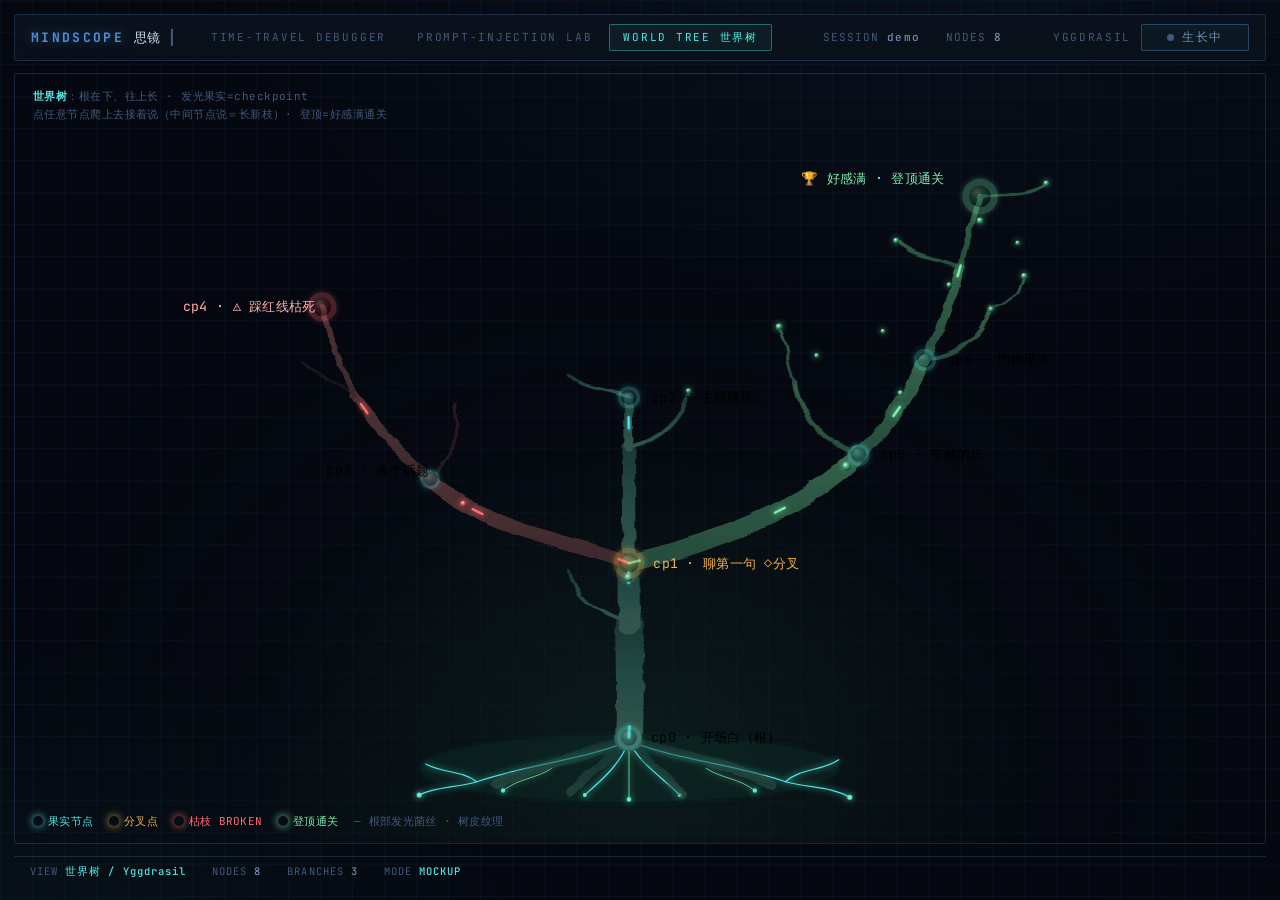
<file: web/worldtree.html>
<!DOCTYPE html>
<html lang="zh-CN">
<head>
<meta charset="UTF-8" />
<meta name="viewport" content="width=device-width, initial-scale=1.0" />
<title>MindScope 思镜 · 世界树</title>
<link rel="preconnect" href="https://fonts.googleapis.com" />
<link href="https://fonts.googleapis.com/css2?family=JetBrains+Mono:wght@400;500;700&display=swap" rel="stylesheet" />
<link rel="stylesheet" href="style.css?v=3" />
<style>
  .tree-stage{ flex:1; min-height:0; position:relative; display:flex; align-items:center; justify-content:center;
    overflow:hidden; border:1px solid var(--hair); border-radius:var(--radius);
    background:radial-gradient(900px 700px at 50% 88%, rgba(20,46,40,.5) 0%, rgba(8,16,22,.2) 45%, transparent 75%); }
  .tree-stage svg{ width:min(1060px,94%); height:auto; }
  .ww-cap{ position:absolute; top:14px; left:18px; font-size:11px; color:var(--ink-faint); letter-spacing:.04em; line-height:1.6; }
  .ww-cap b{ color:var(--phos); }
  .ww-legend{ position:absolute; bottom:14px; left:18px; font-size:11px; color:var(--dim); display:flex; gap:16px; }
  .ww-legend i{ width:10px;height:10px;border-radius:50%;display:inline-block;margin-right:5px;vertical-align:-1px;box-shadow:0 0 8px currentColor;}

  .limb{ fill:none; stroke-linecap:round; stroke-linejoin:round; }
  .twig{ fill:none; stroke-linecap:round; stroke-linejoin:round; }
  .root{ fill:none; stroke-linecap:round; opacity:.55; }
  .myc{ fill:none; stroke-linecap:round; filter:url(#glow); }
  .myc-line{ animation:mglow 4s ease-in-out infinite; }
  @keyframes mglow{ 0%,100%{ opacity:.18 } 50%{ opacity:.5 } }
  .sap{ fill:none; stroke-linecap:round; stroke-width:2.2; stroke-dasharray:10 130; filter:url(#glow); animation:flow 2.8s linear infinite; }
  @keyframes flow{ to{ stroke-dashoffset:-280; } }
  .s-cyan{stroke:var(--phos);} .s-red{stroke:#ff6b6b;} .s-green{stroke:#7ef0b0;}
  #crown{ animation:sway 8s ease-in-out infinite; transform-box:view-box; transform-origin:50% 80%; }
  @keyframes sway{ 0%,100%{transform:rotate(-.7deg)} 50%{transform:rotate(.7deg)} }
  .halo{ animation:pulse 3s ease-in-out infinite; transform-box:fill-box; transform-origin:center; }
  @keyframes pulse{ 0%,100%{opacity:.22; transform:scale(.8)} 50%{opacity:.65; transform:scale(1.55)} }
  .node{ filter:url(#glow); } .fork .halo{animation-duration:2s;} .win .halo{animation-duration:1.5s;}
  .node circle:not(.halo){ stroke:rgba(0,0,0,.35); stroke-width:.8; }   /* 实心果实 + 暗边压实立体感 */
  .bad .halo{ animation:flick 1.2s steps(2) infinite; } @keyframes flick{0%,100%{opacity:.6}50%{opacity:.15}}
  .lbl{ font-size:12px; fill:var(--dim);} .lbl.hot{fill:#f2b24a;} .lbl.bad{fill:#ffb0b0;} .lbl.win{fill:#7ef0b0;}
  .leaf{ animation:breathe 4s ease-in-out infinite; transform-box:fill-box; transform-origin:center; }
  .leaf:nth-child(2n){animation-duration:4.8s;} .leaf:nth-child(3n){animation-duration:5.4s;}
  @keyframes breathe{0%,100%{opacity:.4;transform:scale(.85)}50%{opacity:.95;transform:scale(1.12)}}
  .spore{ animation:breathe 5s ease-in-out infinite; transform-box:fill-box; transform-origin:center; }
</style>
</head>
<body>
<div class="grid-overlay"></div>
<div class="scanlines"></div>

<div class="console">
  <header class="topbar">
    <div class="topbar-left">
      <span class="brand">MINDSCOPE</span><span class="brand-cn">思镜</span>
      <span class="divider">▎</span>
      <nav class="tabs">
        <a class="tab" href="index.html">TIME-TRAVEL DEBUGGER</a>
        <a class="tab" href="lab.html">PROMPT-INJECTION LAB</a>
        <a class="tab active">WORLD TREE 世界树</a>
      </nav>
    </div>
    <div class="topbar-center"><span>SESSION&nbsp;<b id="sess">demo</b></span><span>NODES&nbsp;<b>8</b></span></div>
    <div class="topbar-right"><span class="status-label">YGGDRASIL</span><span class="status-pill"><i class="dot"></i><span>生长中</span></span></div>
  </header>

  <main class="tree-stage">
    <div class="ww-cap"><b>世界树</b>：根在下、往上长 · 发光果实=checkpoint<br>点任意节点爬上去接着说（中间节点说＝长新枝）· 登顶=好感满通关</div>

    <svg viewBox="0 0 960 640" xmlns="http://www.w3.org/2000/svg">
      <defs>
        <filter id="glow" x="-80%" y="-80%" width="260%" height="260%"><feGaussianBlur stdDeviation="3" result="b"/><feMerge><feMergeNode in="b"/><feMergeNode in="SourceGraphic"/></feMerge></filter>
        <!-- 树皮纹理：fractal 噪声做位移，把光滑笔画揉成有起伏的树皮 -->
        <filter id="bark" x="-25%" y="-25%" width="150%" height="150%">
          <feTurbulence type="fractalNoise" baseFrequency="0.014 0.075" numOctaves="2" seed="11" result="n"/>
          <feDisplacementMap in="SourceGraphic" in2="n" scale="5.5" xChannelSelector="R" yChannelSelector="G" result="d"/>
          <feGaussianBlur in="d" stdDeviation="0.5"/>
        </filter>
        <radialGradient id="gc" cx="36%" cy="30%" r="72%"><stop offset="0%" stop-color="#d8fbf8"/><stop offset="42%" stop-color="#34b0a9"/><stop offset="100%" stop-color="#093230"/></radialGradient>
        <radialGradient id="ga" cx="36%" cy="30%" r="72%"><stop offset="0%" stop-color="#ffeec2"/><stop offset="42%" stop-color="#d6962a"/><stop offset="100%" stop-color="#3f2806"/></radialGradient>
        <radialGradient id="gr" cx="36%" cy="30%" r="72%"><stop offset="0%" stop-color="#ffd0d0"/><stop offset="42%" stop-color="#d54b4b"/><stop offset="100%" stop-color="#4e1212"/></radialGradient>
        <radialGradient id="gg" cx="36%" cy="30%" r="72%"><stop offset="0%" stop-color="#d8f6e6"/><stop offset="42%" stop-color="#41ad77"/><stop offset="100%" stop-color="#0e3a26"/></radialGradient>
        <linearGradient id="barkC" x1="0" y1="1" x2="0" y2="0"><stop offset="0%" stop-color="#33564d"/><stop offset="55%" stop-color="#244a44"/><stop offset="100%" stop-color="#1b3836"/></linearGradient>
        <linearGradient id="barkG" x1="0" y1="1" x2="0" y2="0"><stop offset="0%" stop-color="#264c3c"/><stop offset="100%" stop-color="#326048"/></linearGradient>
        <linearGradient id="barkR" x1="0" y1="1" x2="0" y2="0"><stop offset="0%" stop-color="#3c2b2d"/><stop offset="100%" stop-color="#4e3032"/></linearGradient>
      </defs>

      <!-- 根部光晕 -->
      <ellipse cx="470" cy="600" rx="190" ry="30" fill="#10322c" opacity=".4" filter="url(#glow)"/>

      <!-- ===== 根部发光菌丝网络 ===== -->
      <g class="myc" stroke="#4fe6e0">
        <g class="myc-line" style="stroke-width:1.1">
          <path d="M470,575 C430,592 380,596 332,612 C312,618 296,616 280,624"/>
          <path d="M332,612 C320,602 300,604 286,596"/>
          <path d="M470,575 C512,592 566,596 612,612 C634,618 652,616 670,626"/>
          <path d="M612,612 C624,600 646,602 660,592"/>
          <path d="M470,575 C462,596 448,608 430,624"/>
          <path d="M470,575 C480,596 498,606 516,624"/>
        </g>
        <g class="myc-line" style="stroke-width:.7; animation-delay:1.3s" stroke="#7ef0b0">
          <path d="M400,600 C384,610 372,608 356,620"/>
          <path d="M540,600 C556,610 568,608 584,620"/>
          <path d="M470,575 C470,600 470,612 470,628"/>
        </g>
        <!-- 孢子光点 -->
        <g fill="#7ef0b0">
          <circle class="spore" cx="280" cy="624" r="1.8"/><circle class="spore" cx="670" cy="626" r="1.8"/>
          <circle class="spore" cx="356" cy="620" r="1.5"/><circle class="spore" cx="584" cy="620" r="1.5"/>
          <circle class="spore" cx="470" cy="628" r="1.6"/><circle class="spore" cx="430" cy="624" r="1.3"/><circle class="spore" cx="516" cy="624" r="1.3"/>
        </g>
      </g>

      <!-- ===== 树根 ===== -->
      <g class="root" stroke="url(#barkC)" filter="url(#bark)">
        <path style="stroke-width:9" d="M470,572 C436,588 392,594 350,614"/>
        <path style="stroke-width:8" d="M470,572 C452,592 436,602 416,622"/>
        <path style="stroke-width:9" d="M470,572 C508,588 556,594 600,614"/>
        <path style="stroke-width:7" d="M470,572 C486,594 502,604 520,624"/>
      </g>

      <g id="crown">
        <!-- ===== 主枝桠（树皮纹理 bark 滤镜） ===== -->
        <g class="limb" filter="url(#bark)">
          <path stroke="url(#barkC)" style="stroke-width:25" d="M470,572 C472,530 470,500 470,468"/>
          <path stroke="url(#barkC)" style="stroke-width:20" d="M470,468 C470,448 469,430 470,414"/>
          <path stroke="url(#barkC)" style="stroke-width:12" d="M470,414 C470,376 469,340 470,310"/>
          <path stroke="url(#barkC)" style="stroke-width:8" d="M470,310 C470,290 469,276 470,264"/>
          <!-- 左枯枝 -->
          <path stroke="url(#barkR)" style="stroke-width:13" d="M470,414 C428,396 340,386 290,338"/>
          <path stroke="url(#barkR)" style="stroke-width:8.5" d="M290,338 C262,314 240,290 222,262"/>
          <path stroke="url(#barkR)" style="stroke-width:5" d="M222,262 C208,234 198,208 192,182"/>
          <!-- 右茂枝 -->
          <path stroke="url(#barkG)" style="stroke-width:16" d="M470,414 C546,396 632,364 678,316"/>
          <path stroke="url(#barkG)" style="stroke-width:11.5" d="M678,316 C710,286 726,258 738,230"/>
          <path stroke="url(#barkG)" style="stroke-width:8" d="M738,230 C752,202 762,174 770,146"/>
          <path stroke="url(#barkG)" style="stroke-width:5" d="M770,146 C776,122 782,102 788,82"/>
        </g>
        <!-- 小枝桠 -->
        <g class="twig" filter="url(#bark)">
          <path stroke="url(#barkG)" style="stroke-width:4.5" d="M678,316 C648,304 624,282 620,250"/>
          <path stroke="url(#barkG)" style="stroke-width:2.6" d="M620,250 C612,232 614,216 606,200"/>
          <path stroke="url(#barkG)" style="stroke-width:4" d="M738,230 C766,228 788,210 798,184"/>
          <path stroke="url(#barkG)" style="stroke-width:2.4" d="M798,184 C812,182 824,172 828,154"/>
          <path stroke="url(#barkG)" style="stroke-width:3.4" d="M770,146 C748,136 730,138 712,122"/>
          <path stroke="url(#barkG)" style="stroke-width:3.2" d="M788,82 C812,78 832,84 848,70"/>
          <path stroke="url(#barkG)" style="stroke-width:2.6" d="M678,316 C700,300 700,276 716,260"/>
          <path stroke="url(#barkC)" style="stroke-width:3.6" d="M470,310 C500,302 520,284 524,258"/>
          <path stroke="url(#barkC)" style="stroke-width:3" d="M470,264 C446,254 432,258 416,244"/>
          <path stroke="url(#barkC)" style="stroke-width:3.2" d="M470,468 C440,460 420,444 416,420"/>
          <path stroke="url(#barkR)" style="stroke-width:3" opacity=".5" d="M290,338 C312,319 318,297 312,271"/>
          <path stroke="url(#barkR)" style="stroke-width:2.4" opacity=".4" d="M222,262 C204,246 192,248 176,234"/>
        </g>

        <!-- 树汁流光 -->
        <path id="sTrunk" class="sap s-cyan" d="M470,572 C472,530 470,500 470,468 C470,448 469,430 470,414 C470,376 469,340 470,310 C470,290 469,276 470,264"/>
        <path id="sRed" class="sap s-red" style="animation-delay:.6s" d="M470,414 C428,396 340,386 290,338 C262,314 240,290 222,262 C208,234 198,208 192,182"/>
        <path id="sGreen" class="sap s-green" style="animation-delay:1.1s" d="M470,414 C546,396 632,364 678,316 C710,286 726,258 738,230 C752,202 762,174 770,146 C776,122 782,102 788,82"/>
        <circle r="3.6" fill="url(#gc)" filter="url(#glow)"><animateMotion dur="3s" repeatCount="indefinite"><mpath href="#sTrunk"/></animateMotion></circle>
        <circle r="3.2" fill="url(#gr)" filter="url(#glow)"><animateMotion dur="3.4s" repeatCount="indefinite"><mpath href="#sRed"/></animateMotion></circle>
        <circle r="4" fill="url(#gg)" filter="url(#glow)"><animateMotion dur="3.2s" repeatCount="indefinite"><mpath href="#sGreen"/></animateMotion></circle>

        <!-- 叶簇 -->
        <g fill="url(#gg)" filter="url(#glow)">
          <circle class="leaf" cx="606" cy="200" r="3"/><circle class="leaf" cx="828" cy="154" r="2.8"/><circle class="leaf" cx="848" cy="70" r="2.6"/>
          <circle class="leaf" cx="712" cy="122" r="2.6"/><circle class="leaf" cx="716" cy="260" r="2.6"/><circle class="leaf" cx="524" cy="258" r="2.4"/>
          <circle class="leaf" cx="798" cy="184" r="2.4"/><circle class="leaf" cx="788" cy="104" r="3"/><circle class="leaf" cx="760" cy="162" r="2.4"/>
          <circle class="leaf" cx="640" cy="226" r="2.2"/><circle class="leaf" cx="822" cy="124" r="2.2"/><circle class="leaf" cx="700" cy="204" r="2.2"/>
        </g>

        <!-- 果实节点 -->
        <g class="node"><circle class="halo" cx="470" cy="572" r="11" fill="#4fe6e0"/><circle cx="470" cy="572" r="7" fill="url(#gc)"/></g>
        <text class="lbl" x="490" y="576">cp0 · 开场白（根）</text>
        <g class="node fork"><circle class="halo" cx="470" cy="414" r="14" fill="#f2b24a"/><circle cx="470" cy="414" r="8.5" fill="url(#ga)"/></g>
        <text class="lbl hot" x="492" y="418">cp1 · 聊第一句 ◇分叉</text>
        <g class="node"><circle class="halo" cx="470" cy="264" r="10" fill="#4fe6e0"/><circle cx="470" cy="264" r="6.5" fill="url(#gc)"/></g>
        <text class="lbl" x="490" y="268">cp2 · 主线继续…</text>
        <g class="node"><circle class="halo" cx="290" cy="338" r="9" fill="#4fe6e0"/><circle cx="290" cy="338" r="6" fill="url(#gc)"/></g>
        <text class="lbl" x="196" y="334">cp3 · 换个话题</text>
        <g class="node bad"><circle class="halo" cx="192" cy="182" r="13" fill="#ff6b6b"/><circle cx="192" cy="182" r="8" fill="url(#gr)"/></g>
        <text class="lbl bad" x="66" y="186">cp4 · ⚠ 踩红线枯死</text>
        <g class="node"><circle class="halo" cx="678" cy="316" r="10" fill="#4fe6e0"/><circle cx="678" cy="316" r="6.5" fill="url(#gc)"/></g>
        <text class="lbl" x="698" y="320">cp5 · 夸她的画</text>
        <g class="node"><circle class="halo" cx="738" cy="230" r="10" fill="#4fe6e0"/><circle cx="738" cy="230" r="6.5" fill="url(#gc)"/></g>
        <text class="lbl" x="758" y="234">cp6 · 约她周末</text>
        <g class="node win"><circle class="halo" cx="788" cy="82" r="16" fill="#7ef0b0"/><circle cx="788" cy="82" r="9.5" fill="url(#gg)"/></g>
        <text class="lbl win" x="626" y="70">🏆 好感满 · 登顶通关</text>
      </g>
    </svg>

    <div class="ww-legend">
      <span style="color:#4fe6e0"><i></i>果实节点</span>
      <span style="color:#f2b24a"><i></i>分叉点</span>
      <span style="color:#ff6b6b"><i></i>枯枝 BROKEN</span>
      <span style="color:#7ef0b0"><i></i>登顶通关</span>
      <span style="color:var(--ink-faint)">— 根部发光菌丝 · 树皮纹理</span>
    </div>
  </main>

  <div class="statusbar">
    <span>VIEW&nbsp;<b class="ok">世界树 / Yggdrasil</b></span>
    <span>NODES&nbsp;<b>8</b></span>
    <span>BRANCHES&nbsp;<b>3</b></span>
    <span>MODE&nbsp;<b class="ok">MOCKUP</b></span>
  </div>
</div>
</body>
</html>
</file>
<file: web/style.css>
/* ============================================================
   MindScope 思镜 — Main Observatory  (instrument / mission-control)
   ============================================================ */

:root{
  /* surfaces */
  --bg:        #050810;        /* near-black instrument base, slight blue */
  --bg-2:      #070b14;
  --panel:     #0a1019;        /* panel fill */
  --panel-2:   #0c121d;
  --hair:      rgba(86,140,205,.22);   /* cobalt hairline */
  --hair-2:    rgba(86,140,205,.40);

  /* ink */
  --ink:       #c9dcf2;        /* primary readable text */
  --ink-dim:   #6f8bb0;        /* labels */
  --ink-faint: #41597b;        /* faint meta */

  /* brand glow */
  --cobalt:    #4d8fd6;        /* cobalt-indigo primary */
  --cobalt-lo: #2f5f9c;

  /* phosphor accent — used ONLY on live/active data */
  --phos:      #4fe6e0;        /* cyan phosphor */
  --phos-soft: rgba(79,230,224,.16);
  --amber:     #f2b24a;        /* secondary live (warnings) */

  --grid:      rgba(86,140,205,.05);
  --radius: 3px;
  --mono: 'JetBrains Mono','Consolas','Courier New',monospace;
}

*{ box-sizing:border-box; margin:0; padding:0; }

html,body{ height:100%; }
body{
  background:
    radial-gradient(1200px 700px at 70% -10%, rgba(45,95,156,.10), transparent 60%),
    radial-gradient(900px 600px at 0% 110%, rgba(79,230,224,.05), transparent 60%),
    var(--bg);
  color:var(--ink);
  font-family:var(--mono);
  font-size:13px;
  line-height:1.4;
  letter-spacing:.02em;
  overflow:hidden;
}

/* fine technical grid + scanlines */
.grid-overlay{
  position:fixed; inset:0; pointer-events:none; z-index:0;
  background-image:
    linear-gradient(var(--grid) 1px, transparent 1px),
    linear-gradient(90deg, var(--grid) 1px, transparent 1px);
  background-size:32px 32px, 32px 32px;
  mask-image:radial-gradient(120% 120% at 50% 40%, #000 55%, transparent 100%);
}
.scanlines{
  position:fixed; inset:0; pointer-events:none; z-index:1; opacity:.35;
  background:repeating-linear-gradient(0deg, rgba(0,0,0,.0) 0 2px, rgba(0,0,0,.25) 2px 3px);
  mix-blend-mode:multiply;
}

/* ============================================================ */
.console{
  position:relative; z-index:2;
  height:100vh;
  display:flex; flex-direction:column;
  padding:14px;
  gap:12px;
}

/* ---------- TOP BAR ---------- */
.topbar{
  display:flex; align-items:center; justify-content:space-between;
  padding:9px 16px;
  background:linear-gradient(180deg, var(--panel-2), var(--panel));
  border:1px solid var(--hair);
  border-radius:var(--radius);
}
.topbar-left{ display:flex; align-items:center; gap:10px; }
.brand{ color:var(--cobalt); font-weight:700; letter-spacing:.18em; text-shadow:0 0 12px rgba(77,143,214,.5); }
.brand-cn{ color:var(--ink); font-weight:500; }
.divider{ color:var(--ink-faint); }
.screen-name{ color:var(--ink-dim); letter-spacing:.22em; font-size:12px; }
.topbar-center{ display:flex; gap:26px; font-size:11px; color:var(--ink-faint); letter-spacing:.1em; }
.topbar-center b{ color:var(--ink-dim); font-weight:500; }
.topbar-right{ display:flex; align-items:center; gap:10px; }
.status-label{ color:var(--ink-faint); font-size:11px; letter-spacing:.15em; }
.status-pill{
  display:inline-flex; align-items:center; gap:8px;
  padding:4px 12px; border:1px solid var(--hair-2); border-radius:2px;
  background:rgba(79,230,224,.04); color:var(--ink-dim);
  font-size:12px; letter-spacing:.14em; min-width:108px; justify-content:center;
}
.status-pill .dot{ width:7px; height:7px; border-radius:50%; background:var(--ink-faint); }
.status-pill.thinking{ color:var(--phos); border-color:rgba(79,230,224,.5); box-shadow:0 0 14px var(--phos-soft) inset; }
.status-pill.thinking .dot{ background:var(--phos); box-shadow:0 0 8px var(--phos); animation:pulse 1.1s infinite; }
.status-pill.acting{ color:var(--amber); border-color:rgba(242,178,74,.5); }
.status-pill.acting .dot{ background:var(--amber); box-shadow:0 0 8px var(--amber); animation:pulse .6s infinite; }
.status-pill.done{ color:var(--cobalt); border-color:var(--hair-2); }
.status-pill.done .dot{ background:var(--cobalt); box-shadow:0 0 8px var(--cobalt); }

/* ---------- LAYOUT ---------- */
.layout{
  flex:1; min-height:0;
  display:grid;
  grid-template-columns:108px 1fr 280px;
  gap:12px;
}

/* panel base */
.panel{
  position:relative;
  background:linear-gradient(180deg, var(--panel), var(--panel-2));
  border:1px solid var(--hair);
  border-radius:var(--radius);
  padding:14px;
}
.panel-head{
  display:flex; align-items:center; justify-content:space-between;
  color:var(--ink-dim); font-size:11px; letter-spacing:.2em;
  padding-bottom:10px; margin-bottom:12px;
  border-bottom:1px solid var(--hair);
}
.panel-head.sm{ font-size:10.5px; letter-spacing:.16em; }
.panel-sub{ color:var(--phos); font-size:10px; letter-spacing:.14em; }

/* corner brackets (CRT) */
.corner{ position:absolute; width:12px; height:12px; border:1.5px solid var(--cobalt); opacity:.6; }
.corner.tl{ top:6px; left:6px; border-right:0; border-bottom:0; }
.corner.tr{ top:6px; right:6px; border-left:0; border-bottom:0; }
.corner.bl{ bottom:6px; left:6px; border-right:0; border-top:0; }
.corner.br{ bottom:6px; right:6px; border-left:0; border-top:0; }

/* ---------- TOOL RAIL ---------- */
.rail{
  background:linear-gradient(180deg, var(--panel), var(--panel-2));
  border:1px solid var(--hair); border-radius:var(--radius);
  padding:10px 8px; display:flex; flex-direction:column; gap:8px;
}
.rail-head{ color:var(--ink-faint); font-size:10px; letter-spacing:.2em; text-align:center; padding:2px 0 6px; }
.tool{
  display:flex; flex-direction:column; align-items:center; gap:5px;
  padding:9px 4px; cursor:pointer;
  background:var(--panel-2); border:1px solid var(--hair);
  border-radius:2px; color:var(--ink-dim);
  font-family:var(--mono); font-size:9px; letter-spacing:.1em;
  transition:.18s ease;
}
.tool-ico{ font-size:15px; color:var(--cobalt); }
.tool:hover{ border-color:var(--hair-2); color:var(--ink); }
.tool.active{
  border-color:var(--phos); color:var(--phos);
  box-shadow:0 0 16px var(--phos-soft);
}
.tool.active .tool-ico{ color:var(--phos); text-shadow:0 0 10px var(--phos); }
.rail-foot{ margin-top:auto; color:var(--ink-faint); font-size:9px; text-align:center; letter-spacing:.12em; padding-top:6px; }

/* ---------- OBSERVATORY / CHAIN ---------- */
.observatory{ display:flex; flex-direction:column; }
.chain{
  flex:1; min-height:0;
  display:flex; align-items:center; justify-content:center; gap:0;
  padding:10px 18px;
}
.node{
  position:relative; width:128px; height:128px;
  display:flex; align-items:center; justify-content:center;
  opacity:.28; filter:saturate(.5); transition:.5s ease;
}
.node-ring{
  position:absolute; inset:0; border-radius:50%;
  border:1.5px solid var(--cobalt-lo);
  box-shadow:0 0 0 1px rgba(77,143,214,.08) inset;
}
.node-ring::before{
  content:''; position:absolute; inset:14px; border-radius:50%;
  border:1px solid rgba(77,143,214,.25);
}
.node-core{
  position:relative; z-index:2;
  font-size:12px; letter-spacing:.12em; color:var(--ink-dim);
}
.node.live{
  opacity:1; filter:none;
}
.node.live .node-ring{
  border-color:var(--phos);
  box-shadow:0 0 26px var(--phos-soft), 0 0 60px rgba(79,230,224,.12);
  animation:ring 2.4s linear infinite;
}
.node.live .node-core{ color:var(--phos); text-shadow:0 0 12px var(--phos); }
.node.done{ opacity:1; filter:none; }
.node.done .node-ring{ border-color:var(--cobalt); box-shadow:0 0 18px rgba(77,143,214,.25); }
.node.done .node-core{ color:var(--cobalt); }

.link{ position:relative; width:84px; height:2px; align-self:center; }
.link::before{
  content:''; position:absolute; inset:0;
  background:repeating-linear-gradient(90deg, var(--cobalt-lo) 0 6px, transparent 6px 12px);
  opacity:.35;
}
.link .flow{
  position:absolute; top:-2px; left:0; width:8px; height:6px; border-radius:1px;
  background:var(--phos); box-shadow:0 0 10px var(--phos);
  opacity:0;
}
.link.active .flow{ opacity:1; animation:flow 1s linear infinite; }

/* streaming readout */
.readout{
  border-top:1px solid var(--hair);
  padding-top:10px; min-height:46px;
  font-size:12px; color:var(--ink);
}
.readout-line{ display:flex; gap:8px; align-items:flex-start; }
.rk{ color:var(--phos); }
.rt{ color:var(--ink); }
.rt .tag{ color:var(--cobalt); }
.rt .val{ color:var(--phos); }
.caret{ color:var(--phos); animation:blink 1s steps(1) infinite; }

/* ---------- INSTRUMENTS ---------- */
.instruments{ display:flex; flex-direction:column; gap:12px; }
.gauge-panel,.token-panel,.state-panel{ flex:0 0 auto; }
.token-panel{ flex:1 1 auto; display:flex; flex-direction:column; }

.gauge{ position:relative; width:150px; height:150px; margin:6px auto 4px; }
.gauge svg{ width:100%; height:100%; transform:rotate(-90deg); }
.g-track{ fill:none; stroke:rgba(77,143,214,.14); stroke-width:7; }
.g-fill{
  fill:none; stroke:var(--phos); stroke-width:7; stroke-linecap:round;
  stroke-dasharray:314; stroke-dashoffset:314;
  filter:drop-shadow(0 0 6px var(--phos));
  transition:stroke-dashoffset .6s ease;
}
.gauge-val{ position:absolute; inset:0; display:flex; flex-direction:column; align-items:center; justify-content:center; }
.gauge-val b{ font-size:34px; font-weight:700; color:var(--phos); text-shadow:0 0 16px var(--phos-soft); }
.gauge-val small{ font-size:9px; letter-spacing:.24em; color:var(--ink-faint); }
.gauge-meta{ display:flex; justify-content:space-between; font-size:10px; color:var(--ink-faint); padding-top:6px; }
.gauge-meta b{ color:var(--ink-dim); font-weight:500; }

.bars{ flex:1; display:flex; align-items:flex-end; gap:3px; min-height:78px; padding:4px 0; }
.bars span{
  flex:1; background:linear-gradient(180deg, var(--cobalt), var(--cobalt-lo));
  height:8%; border-radius:1px 1px 0 0; transition:height .35s ease, background .35s;
}
.bars span.hot{ background:linear-gradient(180deg, var(--phos), #2c9c98); box-shadow:0 0 8px var(--phos-soft); }
.token-meta{ display:flex; justify-content:space-between; font-size:11px; color:var(--ink-faint); padding-top:8px; border-top:1px solid var(--hair); margin-top:6px; }
.token-meta b{ color:var(--phos); font-weight:500; }

.state-row{
  display:flex; align-items:center; gap:10px;
  padding:9px 10px; margin-top:8px;
  border:1px solid var(--hair); border-radius:2px;
  color:var(--ink-faint); font-size:12px; letter-spacing:.16em;
}
.state-row .led{ width:9px; height:9px; border-radius:50%; background:#1a2740; border:1px solid var(--hair-2); }
.state-row.on{ color:var(--phos); border-color:rgba(79,230,224,.45); }
.state-row.on .led{ background:var(--phos); box-shadow:0 0 12px var(--phos); }
.state-row.on[data-state="acting"]{ color:var(--amber); border-color:rgba(242,178,74,.45); }
.state-row.on[data-state="acting"] .led{ background:var(--amber); box-shadow:0 0 12px var(--amber); }

/* ---------- INPUT CONSOLE ---------- */
.input-console{
  display:flex; align-items:center; gap:12px;
  padding:11px 16px;
  background:linear-gradient(180deg, var(--panel-2), var(--panel));
  border:1px solid var(--hair-2); border-radius:var(--radius);
  box-shadow:0 0 24px rgba(77,143,214,.06) inset;
}
.prompt-glyph{ color:var(--phos); font-size:16px; }
.console-label{ color:var(--ink-faint); font-size:10px; letter-spacing:.2em; white-space:nowrap; }
#task{
  flex:1 1 auto; min-width:0;
  background:#04070d; border:1px solid var(--hair-2); border-radius:4px;
  color:var(--ink); font-family:var(--mono); font-size:13px; letter-spacing:.02em;
  padding:10px 14px; outline:0; transition:.15s;
}
#task:focus{ border-color:var(--phos); box-shadow:0 0 0 1px var(--phos), 0 0 16px var(--phos-soft); }
#task::placeholder{ color:var(--ink-faint); }
.submit{
  background:rgba(79,230,224,.06); border:1px solid var(--phos);
  color:var(--phos); font-family:var(--mono); font-size:12px; letter-spacing:.12em;
  padding:8px 16px; border-radius:2px; cursor:pointer; transition:.15s;
  text-shadow:0 0 8px var(--phos-soft);
}
.submit:hover{ background:rgba(79,230,224,.14); box-shadow:0 0 18px var(--phos-soft); }
.submit:disabled{ opacity:.4; cursor:not-allowed; }

/* ---------- BOTTOM STATUS STRIP ---------- */
.statusbar{
  display:flex; gap:26px; flex-wrap:wrap;
  padding:7px 16px; font-size:10.5px; color:var(--ink-faint); letter-spacing:.1em;
  border-top:1px solid var(--hair);
}
.statusbar b{ color:var(--ink-dim); font-weight:500; }
.statusbar b.ok{ color:var(--phos); }

/* ---------- animations ---------- */
@keyframes pulse{ 0%,100%{ opacity:1 } 50%{ opacity:.3 } }
@keyframes blink{ 0%,100%{ opacity:1 } 50%{ opacity:0 } }
@keyframes ring{ to{ transform:rotate(360deg) } }
@keyframes flow{ from{ left:0 } to{ left:76px } }

@media (prefers-reduced-motion: reduce){
  *{ animation:none !important; transition:none !important; }
}

@media (max-width:1000px){
  .layout{ grid-template-columns:88px 1fr; }
  .instruments{ display:none; }
  .node{ width:96px; height:96px; }
}

/* ============================================================
   NAV TABS
   ============================================================ */
.tabs{ display:flex; gap:3px; margin-left:8px; }
.tab{
  text-decoration:none; padding:5px 13px; font-size:11px; letter-spacing:.16em;
  color:var(--ink-faint); border:1px solid transparent; border-radius:2px;
  transition:.15s;
}
.tab:hover{ color:var(--ink-dim); border-color:var(--hair); }
.tab.active{ color:var(--phos); border-color:rgba(79,230,224,.4); background:rgba(79,230,224,.05); text-shadow:0 0 8px var(--phos-soft); }

/* ============================================================
   MULTI-AGENT SPLIT VIEW
   ============================================================ */
.ma-layout{ flex:1; min-height:0; display:flex; flex-direction:column; gap:12px; }

.timeline{ padding:11px 16px; }
.timeline .panel-head{ border:0; padding:0 0 8px; margin:0; }
.timeline-track{
  position:relative; height:26px; border:1px solid var(--hair); border-radius:2px;
  background:repeating-linear-gradient(90deg, transparent 0 39px, var(--hair) 39px 40px);
  overflow:hidden;
}
.timeline-track .marker{
  position:absolute; top:0; bottom:0; width:2px; background:var(--cobalt); opacity:.5;
}
.timeline-track .sweep{
  position:absolute; top:0; bottom:0; width:120px;
  background:linear-gradient(90deg, transparent, var(--phos-soft));
  border-right:1.5px solid var(--phos);
  animation:sweep 6s linear infinite;
}
@keyframes sweep{ from{ left:-120px } to{ left:100% } }

.agents{ flex:1; min-height:0; display:grid; grid-template-columns:1fr 54px 1fr 54px 1fr; }

.agent{ display:flex; flex-direction:column; }
.agent-head{
  display:flex; align-items:center; justify-content:space-between;
  padding-bottom:9px; margin-bottom:10px; border-bottom:1px solid var(--hair);
}
.agent-name{ color:var(--ink); letter-spacing:.16em; font-size:13px; }
.agent-role{ color:var(--ink-faint); font-size:9px; letter-spacing:.14em; }
.agent-badge{
  font-size:10px; letter-spacing:.12em; padding:3px 9px; border-radius:2px;
  border:1px solid var(--hair-2); color:var(--ink-faint);
}
.agent.active{ border-color:rgba(79,230,224,.45); box-shadow:0 0 26px rgba(79,230,224,.07) inset; }
.agent.active .agent-name{ color:var(--phos); text-shadow:0 0 12px var(--phos-soft); }
.agent.active .agent-badge{ color:var(--phos); border-color:rgba(79,230,224,.5); }
.agent.done .agent-badge{ color:var(--cobalt); border-color:var(--hair-2); }

.agent-graph{ flex:1; min-height:120px; display:flex; align-items:center; justify-content:center; padding:6px 0; }
.agent-graph svg{ width:100%; height:100%; max-height:160px; }
.ag-edge{ stroke:var(--cobalt-lo); stroke-width:1; opacity:.4; stroke-dasharray:3 4; }
.ag-node{ fill:var(--bg-2); stroke:var(--cobalt-lo); stroke-width:1.5; }
.agent.active .ag-node.hot{ fill:rgba(79,230,224,.12); stroke:var(--phos); filter:drop-shadow(0 0 5px var(--phos)); }
.agent.active .ag-edge{ opacity:.6; }

.agent-rows{ font-size:10.5px; color:var(--ink-faint); letter-spacing:.06em; }
.agent-rows .ar{ display:flex; justify-content:space-between; padding:3px 0; border-top:1px dotted var(--hair); }
.agent-rows .ar b{ color:var(--ink-dim); font-weight:500; }
.agent-rows .ar b.live{ color:var(--phos); }

.pipe{ position:relative; display:flex; align-items:center; justify-content:center; }
.pipe .wire{
  width:100%; height:2px;
  background:repeating-linear-gradient(90deg, var(--cobalt-lo) 0 5px, transparent 5px 10px);
  opacity:.4;
}
.pipe::after{
  content:'▸'; position:absolute; right:8px; color:var(--ink-faint); font-size:11px;
}
.pipe .pkt{
  position:absolute; left:6px; top:50%; transform:translateY(-50%);
  width:7px; height:5px; border-radius:1px; background:var(--phos);
  box-shadow:0 0 9px var(--phos); opacity:0;
}
.pipe.flow .pkt{ opacity:1; animation:pipe-flow 1.1s linear infinite; }
.pipe.flow::after{ color:var(--phos); }
@keyframes pipe-flow{ from{ left:6px } to{ left:calc(100% - 12px) } }

.dash-strip{ display:grid; grid-template-columns:repeat(4,1fr); gap:12px; }
.dash{ padding:10px 14px; }
.dash .dl{ color:var(--ink-faint); font-size:9.5px; letter-spacing:.18em; margin-bottom:6px; }
.dash .dv{ color:var(--phos); font-size:20px; font-weight:700; text-shadow:0 0 14px var(--phos-soft); }
.dash .dv.cobalt{ color:var(--cobalt); text-shadow:none; }
.dash .dsub{ color:var(--ink-faint); font-size:10px; margin-top:3px; }

/* ============================================================
   TOOL CALL DETAIL
   ============================================================ */
.tc-layout{ flex:1; min-height:0; display:grid; grid-template-columns:200px 1fr 230px; gap:12px; }

.tool-list .tl-agent{ color:var(--ink); letter-spacing:.12em; font-size:13px; margin-bottom:2px; }
.tool-list .tl-sub{ color:var(--ink-faint); font-size:9.5px; letter-spacing:.12em; margin-bottom:14px; }
.tl-item{
  display:flex; align-items:center; justify-content:space-between;
  padding:9px 10px; margin-bottom:6px;
  border:1px solid var(--hair); border-radius:2px; color:var(--ink-dim); font-size:11px;
}
.tl-item .cost{ color:var(--ink-faint); font-size:10px; }
.tl-item.active{ border-color:var(--phos); color:var(--phos); box-shadow:0 0 14px var(--phos-soft); }
.tl-item.active .cost{ color:var(--phos); }

.tc-card{ display:flex; flex-direction:column; gap:14px; }
.tc-title{ display:flex; align-items:center; justify-content:space-between; }
.tc-title h2{ font-size:17px; color:var(--ink); font-weight:500; letter-spacing:.02em; }
.tc-title h2 .ns{ color:var(--ink-faint); }
.tc-title h2 .fn{ color:var(--phos); text-shadow:0 0 12px var(--phos-soft); }
.tc-chip{ font-size:10px; letter-spacing:.14em; padding:4px 11px; border-radius:2px; border:1px solid var(--hair-2); color:var(--ink-faint); }
.tc-chip.pending{ color:var(--ink-faint); }
.tc-chip.executing{ color:var(--amber); border-color:rgba(242,178,74,.5); }
.tc-chip.executing .d{ animation:blink .7s steps(1) infinite; }
.tc-chip.complete{ color:var(--phos); border-color:rgba(79,230,224,.5); }

.tc-section .sh{ color:var(--ink-faint); font-size:10px; letter-spacing:.18em; margin-bottom:8px; }
.code-block{
  background:#04070d; border:1px solid var(--hair); border-radius:2px;
  padding:12px 14px; font-size:12px; color:var(--ink-dim); line-height:1.7; white-space:pre;
}
.code-block .k{ color:var(--cobalt); }
.code-block .s{ color:var(--phos); }
.code-block .n{ color:#e0b057; }

.exec-bar{ position:relative; height:8px; background:#04070d; border:1px solid var(--hair); border-radius:3px; overflow:hidden; }
.exec-bar i{ position:absolute; inset:0 100% 0 0; background:linear-gradient(90deg, var(--cobalt), var(--phos)); transition:right .3s ease; box-shadow:0 0 10px var(--phos-soft); }
.exec-stages{ display:flex; justify-content:space-between; margin-top:7px; font-size:10px; letter-spacing:.12em; color:var(--ink-faint); }
.exec-stages span.on{ color:var(--phos); }

.tc-table{ width:100%; border-collapse:collapse; font-size:11.5px; }
.tc-table th{ text-align:left; color:var(--ink-faint); font-weight:400; font-size:10px; letter-spacing:.12em; padding:7px 8px; border-bottom:1px solid var(--hair); }
.tc-table td{ padding:8px; color:var(--ink-dim); border-bottom:1px dotted var(--hair); }
.tc-table tr td:last-child{ color:var(--ink-faint); }
.tc-table tr.in{ animation:rowin .4s ease; }
.tc-table .score{ color:var(--phos); }
@keyframes rowin{ from{ opacity:0; transform:translateX(-8px) } to{ opacity:1; transform:none } }

.tc-foot{ display:grid; grid-template-columns:repeat(5,1fr); gap:10px; padding-top:12px; border-top:1px solid var(--hair); }
.tc-foot .fl{ color:var(--ink-faint); font-size:9px; letter-spacing:.14em; margin-bottom:4px; }
.tc-foot .fv{ color:var(--ink-dim); font-size:13px; }
.tc-foot .fv.live{ color:var(--phos); }

.tc-gauges{ display:flex; flex-direction:column; gap:12px; }
.mini-meter{ }
.mini-meter .mh{ display:flex; justify-content:space-between; color:var(--ink-faint); font-size:10px; letter-spacing:.1em; margin-bottom:7px; }
.mini-meter .mh b{ color:var(--phos); font-weight:500; }
.meter-track{ height:6px; background:#04070d; border:1px solid var(--hair); border-radius:3px; overflow:hidden; }
.meter-track i{ display:block; height:100%; background:linear-gradient(90deg, var(--cobalt), var(--phos)); box-shadow:0 0 8px var(--phos-soft); }
.spark{ display:flex; align-items:flex-end; gap:2px; height:46px; margin-top:8px; }
.spark span{ flex:1; background:var(--cobalt-lo); border-radius:1px; }

@media (max-width:1100px){
  .tc-layout{ grid-template-columns:1fr; }
  .tc-gauges,.tool-list{ display:none; }
  .agents{ grid-template-columns:1fr; }
  .pipe{ display:none; }
}

/* ============================================================
   UNIFIED APP — mode toggle / swappable views / drill-in drawer
   ============================================================ */
.mode-toggle{ display:flex; margin-left:8px; border:1px solid var(--hair); border-radius:2px; overflow:hidden; }
.mode-toggle button{
  background:transparent; border:0; color:var(--ink-faint);
  font-family:var(--mono); font-size:11px; letter-spacing:.13em; padding:5px 15px; cursor:pointer; transition:.15s;
}
.mode-toggle button:hover{ color:var(--ink-dim); }
.mode-toggle button.active{ background:rgba(79,230,224,.08); color:var(--phos); text-shadow:0 0 8px var(--phos-soft); }

.center-stage{ min-height:0; display:flex; }
.center-stage > .view{ flex:1; min-height:0; display:flex; }
.view[hidden]{ display:none; }
.view-single .observatory{ flex:1; }
.view-multi .ma-inner{ flex:1; display:flex; flex-direction:column; gap:12px; min-height:0; }
.view-multi .timeline{ padding:9px 14px; }
.view-multi .agents{ flex:1; min-height:0; }

.layout.multi{ grid-template-columns:108px 1fr; }
.layout.multi .instruments{ display:none; }

/* drill-in drawer */
.drawer-backdrop{
  position:fixed; inset:0; z-index:50;
  background:rgba(2,4,9,.66); backdrop-filter:blur(2px);
  display:flex; align-items:stretch; justify-content:flex-end;
}
.drawer-backdrop[hidden]{ display:none; }
.drawer-panel{
  width:min(640px,94vw); margin:14px; position:relative;
  display:flex; flex-direction:column; gap:14px; overflow:auto;
  animation:drawerin .28s cubic-bezier(.2,.8,.2,1);
  box-shadow:-30px 0 80px rgba(0,0,0,.5);
}
@keyframes drawerin{ from{ transform:translateX(44px); opacity:0 } to{ transform:none; opacity:1 } }
.drawer-close{
  position:absolute; top:14px; right:16px; z-index:2;
  background:transparent; border:1px solid var(--hair-2); color:var(--ink-dim);
  font-family:var(--mono); font-size:12px; padding:4px 11px; border-radius:2px; cursor:pointer;
}
.drawer-close:hover{ color:var(--phos); border-color:var(--phos); }

.node.clickable{ cursor:pointer; }
.node.clickable::after{
  content:'▸ INSPECT'; position:absolute; bottom:-20px; left:50%; transform:translateX(-50%);
  font-size:8px; letter-spacing:.14em; color:var(--phos); white-space:nowrap; opacity:.85;
}
</file>
